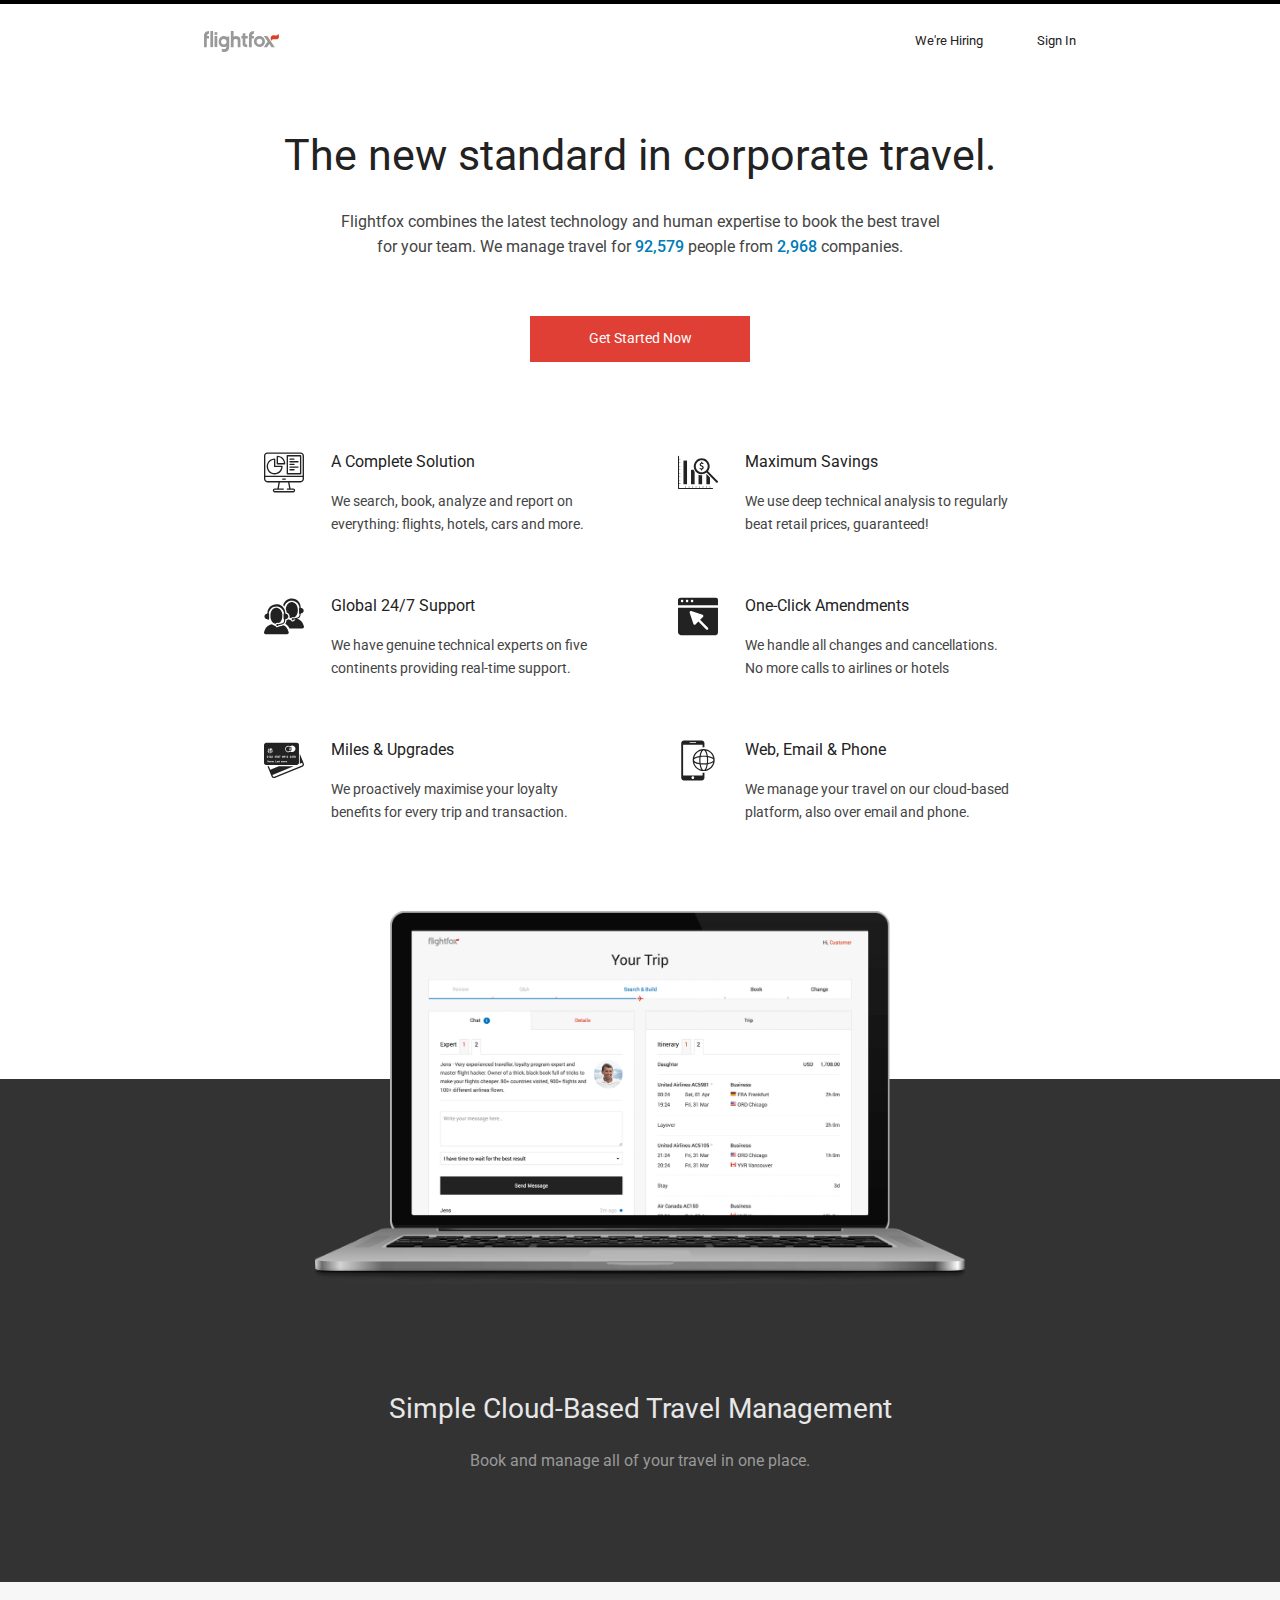
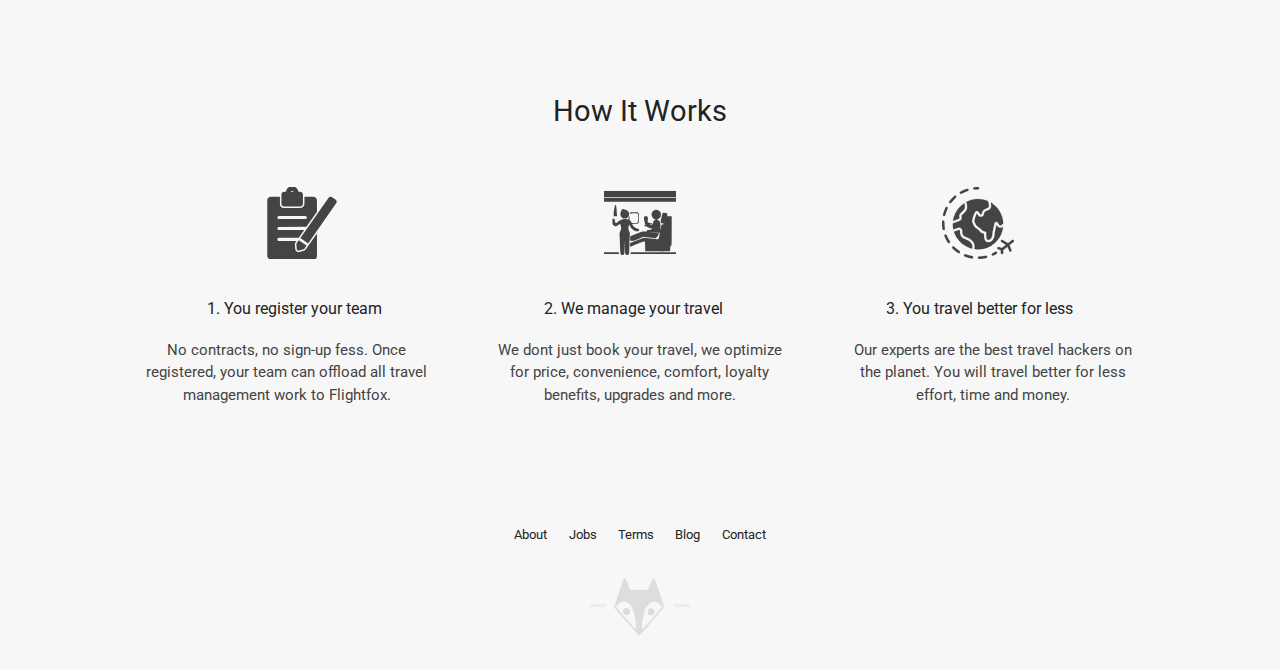
<file: index.html>
<html>

<head>
  <title>
    flightfox
  </title>
  <link href="https://fonts.googleapis.com/css?family=Roboto:300,400,500" rel="stylesheet">
  <link rel="stylesheet" href="reset-min.css">
  <link rel="stylesheet" href="style-min.css">
</head>


<body>
  <div class="header">
    <div class="logo">
      <a href="https//flightfox.com/">
        <img src="resources/logo_long.svg" alt="logo_long">
      </a>
    </div>
    <ul class="topMenu">
      <a href="https://flightfox.com/jobs">
        <li>We're Hiring</li>
      </a>
      <a href="https://flightfox.com/signin">
        <li>Sign In</li>
      </a>
    </ul>
  </div>
  <h1>The new standard in corporate travel.</h1>
  <p class="byline">Flightfox combines the latest technology and human expertise to book the best travel for your team. We manage travel for
    <strong>92,579</strong> people from
    <strong>2,968</strong> companies.</p>
  <div class="start">
    <a href="https://flightfox.com/welcome">Get Started Now</a>
  </div>
  <div class="features">
    <div class="row">
      <div class="featuresBox">
        <div class="iconBox">
          <?xml version="1.0" encoding="iso-8859-1"?>
          <!-- Generator: Adobe Illustrator 19.0.0, SVG Export Plug-In . SVG Version: 6.00 Build 0)  -->
          <svg version="1.1" id="Capa_1" xmlns="http://www.w3.org/2000/svg" xmlns:xlink="http://www.w3.org/1999/xlink" x="0px" y="0px"
            viewBox="0 0 480 480" style="enable-background:new 0 0 480 480;" xml:space="preserve">
            <g>
              <g>
                <path d="M440,0H40C17.944,0,0,17.944,0,40v248v32c0,22.056,17.944,40,40,40h134.416l-13.088,72h-31.432
                    c-9.152,0-17.376,5.08-21.472,13.264c-3.744,7.496-3.352,16.224,1.048,23.352c4.4,7.128,12.04,11.384,20.416,11.384h220.216
                    c8.376,0,16.008-4.256,20.416-11.384s4.8-15.856,1.048-23.352C367.488,437.08,359.264,432,350.112,432H318.68l-13.088-72H440
                    c22.056,0,40-17.944,40-40v-32V40C480,17.944,462.056,0,440,0z M312,448h38.112c3.048,0,5.792,1.696,7.16,4.424
                    c1.8,3.6,0.352,6.64-0.344,7.784c-0.72,1.136-2.792,3.792-6.816,3.792H129.888c-4.024,0-6.104-2.656-6.808-3.8
                    c-0.704-1.144-2.152-4.176-0.344-7.784c1.36-2.72,4.104-4.416,7.152-4.416H168h64c4.416,0,8-3.584,8-8c0-4.416-3.584-8-8-8
                    h-54.416l13.088-72h98.648l13.096,72H280c-4.416,0-8,3.584-8,8c0,4.416,3.584,8,8,8H312z M464,320c0,13.232-10.768,24-24,24H296
                    H184H40c-13.232,0-24-10.768-24-24v-24h448V320z M464,280H16V40c0-13.232,10.768-24,24-24h400c13.232,0,24,10.768,24,24V280z"
                />
              </g>
            </g>
            <g>
              <g>
                <path d="M216,160h-80V80c0-4.416-3.584-8-8-8c-52.936,0-96,43.064-96,96c0,52.936,43.064,96,96,96c52.936,0,96-43.064,96-96
                    C224,163.584,220.416,160,216,160z M128,248c-44.112,0-80-35.888-80-80c0-41.408,31.632-75.576,72-79.6V168c0,4.416,3.584,8,8,8
                    h79.6C203.576,216.368,169.408,248,128,248z" />
              </g>
            </g>
            <g>
              <g>
                <path d="M160,40c-4.416,0-8,3.584-8,8v88c0,4.416,3.584,8,8,8h88c4.416,0,8-3.584,8-8C256,83.064,212.936,40,160,40z M168,128
                    V56.4c37.736,3.76,67.84,33.864,71.6,71.6H168z" />
              </g>
            </g>
            <g>
              <g>
                <path d="M440,32H280c-4.416,0-8,3.584-8,8v216c0,4.416,3.584,8,8,8h160c4.416,0,8-3.584,8-8V40C448,35.584,444.416,32,440,32z
                    M432,248H288V48h144V248z" />
              </g>
            </g>
            <g>
              <g>
                <path d="M360,72h-48c-4.416,0-8,3.584-8,8s3.584,8,8,8h48c4.416,0,8-3.584,8-8S364.416,72,360,72z" />
              </g>
            </g>
            <g>
              <g>
                <path d="M408,104h-96c-4.416,0-8,3.584-8,8s3.584,8,8,8h96c4.416,0,8-3.584,8-8S412.416,104,408,104z" />
              </g>
            </g>
            <g>
              <g>
                <path d="M360,136h-48c-4.416,0-8,3.584-8,8s3.584,8,8,8h48c4.416,0,8-3.584,8-8S364.416,136,360,136z" />
              </g>
            </g>
            <g>
              <g>
                <path d="M408,168h-96c-4.416,0-8,3.584-8,8s3.584,8,8,8h96c4.416,0,8-3.584,8-8S412.416,168,408,168z" />
              </g>
            </g>
            <g>
              <g>
                <path d="M360,200h-48c-4.416,0-8,3.584-8,8s3.584,8,8,8h48c4.416,0,8-3.584,8-8S364.416,200,360,200z" />
              </g>
            </g>
            <g>
              <g>
                <path d="M256,312h-32c-4.416,0-8,3.584-8,8c0,4.416,3.584,8,8,8h32c4.416,0,8-3.584,8-8C264,315.584,260.416,312,256,312z" />
              </g>
            </g>
            <g>
            </g>
            <g>
            </g>
            <g>
            </g>
            <g>
            </g>
            <g>
            </g>
            <g>
            </g>
            <g>
            </g>
            <g>
            </g>
            <g>
            </g>
            <g>
            </g>
            <g>
            </g>
            <g>
            </g>
            <g>
            </g>
            <g>
            </g>
            <g>
            </g>
          </svg>
        </div>
        <div class="contentBox">
          <h4 class="contentTitle">A Complete Solution</h4>
          <p class="contentDescription">We search, book, analyze and report on everything: flights, hotels, cars and more.</p>
        </div>
      </div>
      <div class="featuresBox">
        <div class="iconBox">
          <?xml version="1.0" encoding="iso-8859-1"?>
          <!-- Generator: Adobe Illustrator 16.0.0, SVG Export Plug-In . SVG Version: 6.00 Build 0)  -->
          <!DOCTYPE svg PUBLIC "-//W3C//DTD SVG 1.1//EN" "http://www.w3.org/Graphics/SVG/1.1/DTD/svg11.dtd">
          <svg version="1.1" id="Capa_1" xmlns="http://www.w3.org/2000/svg" xmlns:xlink="http://www.w3.org/1999/xlink" x="0px" y="0px"
            width="114.595px" height="114.594px" viewBox="0 0 114.595 114.594" style="enable-background:new 0 0 114.595 114.594;"
            xml:space="preserve">
            <g>
              <g>
                <path d="M99.287,101.797h-7.121v-4.834c0-0.275-0.225-0.5-0.5-0.5c-0.276,0-0.5,0.225-0.5,0.5v4.834h-9v-4.834
                    c0-0.275-0.225-0.5-0.5-0.5c-0.276,0-0.5,0.225-0.5,0.5v4.834h-9v-4.834c0-0.275-0.225-0.5-0.5-0.5c-0.276,0-0.5,0.225-0.5,0.5
                    v4.834h-9v-4.834c0-0.275-0.225-0.5-0.5-0.5c-0.276,0-0.5,0.225-0.5,0.5v4.834h-9v-4.834c0-0.275-0.224-0.5-0.5-0.5
                    c-0.276,0-0.5,0.225-0.5,0.5v4.834h-9v-4.834c0-0.275-0.224-0.5-0.5-0.5c-0.276,0-0.5,0.225-0.5,0.5v4.834h-9v-4.834
                    c0-0.275-0.224-0.5-0.5-0.5c-0.276,0-0.5,0.225-0.5,0.5v4.834h-9v-4.834c0-0.275-0.224-0.5-0.5-0.5c-0.276,0-0.5,0.225-0.5,0.5
                    v4.834H3V90.464h4.016c0.276,0,0.5-0.224,0.5-0.5s-0.224-0.5-0.5-0.5H3v-9h4.016c0.276,0,0.5-0.224,0.5-0.5s-0.224-0.5-0.5-0.5H3
                    v-9h4.016c0.276,0,0.5-0.224,0.5-0.5s-0.224-0.5-0.5-0.5H3v-9h4.016c0.276,0,0.5-0.224,0.5-0.5s-0.224-0.5-0.5-0.5H3v-9h4.016
                    c0.276,0,0.5-0.224,0.5-0.5s-0.224-0.5-0.5-0.5H3v-9h4.016c0.276,0,0.5-0.224,0.5-0.5s-0.224-0.5-0.5-0.5H3v-9h4.016
                    c0.276,0,0.5-0.224,0.5-0.5s-0.224-0.5-0.5-0.5H3v-9h4.016c0.276,0,0.5-0.224,0.5-0.5s-0.224-0.5-0.5-0.5H3v-8.167
                    c0-0.828-0.672-1.5-1.5-1.5c-0.828,0-1.5,0.672-1.5,1.5v92c0,0.828,0.672,1.5,1.5,1.5h97.787c0.828,0,1.5-0.672,1.5-1.5
                    S100.115,101.797,99.287,101.797z" />
                <rect x="15.644" y="23.4" width="10.25" height="67.795" />
                <path d="M47.644,55.306c-1.342-1.754-2.43-3.641-3.262-5.611h-6.988v41.5h10.25V55.306z" />
                <path d="M69.145,65.403c-0.332,0.014-0.664,0.035-0.996,0.035c-3.218,0-6.34-0.59-9.254-1.705v27.461h10.25V65.403z" />
                <path d="M91.645,71.571l-9.863-10.008c-0.127,0.078-0.26,0.146-0.387,0.221v29.41h10.25V71.571z" />
                <path d="M113.751,81.944L86.074,53.861c6.94-8.952,6.322-21.913-1.895-30.129c-8.906-8.907-23.4-8.907-32.309,0
                    c-8.906,8.908-8.906,23.4,0,32.309c8.217,8.217,21.176,8.834,30.13,1.895l27.677,28.081c1.125,1.125,2.947,1.125,4.072,0.001
                    C114.876,84.893,114.876,83.069,113.751,81.944z M80.109,51.968c-6.662,6.662-17.502,6.663-24.164,0
                    c-6.662-6.661-6.661-17.501,0-24.162c6.662-6.661,17.501-6.663,24.164,0C86.771,34.467,86.771,45.307,80.109,51.968z"
                />
                <path d="M68.859,37.443c-2.613-1.081-3.369-1.735-3.369-2.919c0-0.946,0.693-2.052,2.645-2.052c1.837,0,2.993,0.661,3.487,0.943
                    c0.126,0.073,0.278,0.085,0.417,0.037c0.138-0.05,0.246-0.156,0.299-0.293l0.742-1.96c0.087-0.228-0.004-0.485-0.215-0.608
                    c-1.063-0.619-2.248-0.974-3.608-1.077v-2.405c0-0.276-0.224-0.5-0.5-0.5h-1.838c-0.276,0-0.5,0.224-0.5,0.5v2.583
                    c-2.735,0.604-4.478,2.603-4.478,5.188c0,3.119,2.504,4.533,5.203,5.595c2.159,0.873,3.039,1.762,3.039,3.064
                    c0,1.439-1.218,2.406-3.027,2.406c-1.4,0-2.856-0.434-3.994-1.19c-0.127-0.086-0.287-0.106-0.434-0.059
                    c-0.147,0.047-0.263,0.161-0.313,0.306l-0.712,1.985c-0.075,0.211-0.002,0.446,0.181,0.576c1.04,0.742,2.696,1.264,4.327,1.377
                    v2.516c0,0.276,0.225,0.5,0.5,0.5h1.868c0.276,0,0.5-0.224,0.5-0.5v-2.671c2.819-0.631,4.686-2.778,4.686-5.454
                    C73.764,40.604,72.296,38.843,68.859,37.443z" />
              </g>
            </g>
            <g>
            </g>
            <g>
            </g>
            <g>
            </g>
            <g>
            </g>
            <g>
            </g>
            <g>
            </g>
            <g>
            </g>
            <g>
            </g>
            <g>
            </g>
            <g>
            </g>
            <g>
            </g>
            <g>
            </g>
            <g>
            </g>
            <g>
            </g>
            <g>
            </g>
          </svg>
        </div>
        <div class="contentBox">
          <h4 class="contentTitle">Maximum Savings</h4>
          <p class="contentDescription">We use deep technical analysis to regularly beat retail prices, guaranteed!</p>
        </div>
      </div>
    </div>
    <div class="row">
      <div class="featuresBox">
        <div class="iconBox">
          <?xml version="1.0" encoding="iso-8859-1"?>
          <!-- Generator: Adobe Illustrator 18.0.0, SVG Export Plug-In . SVG Version: 6.00 Build 0)  -->
          <!DOCTYPE svg PUBLIC "-//W3C//DTD SVG 1.1//EN" "http://www.w3.org/Graphics/SVG/1.1/DTD/svg11.dtd">
          <svg version="1.1" id="Capa_1" xmlns="http://www.w3.org/2000/svg" xmlns:xlink="http://www.w3.org/1999/xlink" x="0px" y="0px"
            viewBox="0 0 478.291 478.291" style="enable-background:new 0 0 478.291 478.291;" xml:space="preserve">
            <g>
              <path d="M477.204,356.772c-6.569-19.342-19.504-75.348-83.626-88.898l8.805-2.33c20.779-5.505,35.284-24.357,35.284-45.859v-8.805
                    c3.184-1.646,5.451-4.566,6.351-8.121c17.316-0.358,31.276-14.442,31.276-31.844c0-17.4-13.961-31.485-31.276-31.842
                    c-0.87-3.386-2.966-6.149-5.932-7.835c1.056-12.594-1.569-29.436-8.837-45.485c-3.51-7.277-7.843-15.056-13.946-22.192
                    c-51.618-65.806-167.127-45.649-186.461,42.985c-0.032,0.132-0.032,0.24-0.062,0.364c5.466,4.713,10.419,9.521,14.209,14.38
                    c0.172,0.202,0.296,0.404,0.466,0.606c27.922-95.483,163.711-90.7,180.577,10.499c-2.874,2.33-4.815,5.738-4.815,9.721v57.613
                    c0,3.821,1.786,7.145,4.457,9.473c0.404,0.334,0.854,0.576,1.289,0.862v9.621c0,34.492-37.457,36.658-70.845,45.502
                    c-8.277-8.939-22.891-3.052-22.891,8.921c0,15.102,21.587,18.566,25.779,3.456c16.446-4.357,11.958-3.168,22.223-5.885
                    c-2.951,1.994-5.995,3.781-9.115,5.404c-2.982,25.553-37.225,31.641-48.764,8.525c-10.885-1.536-21.198-5.373-30.717-10.995
                    c-5.87,5.219-13.014,9.031-20.887,10.871c-0.186,0.242-0.372,0.474-0.574,0.708c0,15.878-4.597,29.459-14.21,41.347
                    c21.587,13.075,39.119,32.316,50.036,55.975h153.042C471.925,383.515,481.646,369.864,477.204,356.772z"
              />
              <path d="M322.718,260.093c4.628-7.151,12.625-11.919,21.741-11.919c5.994,0,11.445,2.12,15.824,5.537
                    c26.431-14.552,45.019-49.174,45.019-89.605c0-53.554-32.596-96.959-72.818-96.959c-36.648,0-66.9,36.13-71.962,83.106
                    c2.842,6.779,5.202,13.79,6.801,21.058c1.74,8.231,2.128,13.41,2.47,21.183c21.12,4.969,37.006,24.077,37.006,46.487
                    c0,5.086-0.916,9.955-2.422,14.574C310.139,256.771,316.305,258.945,322.718,260.093z" />
              <path d="M235.348,343.573c-10.979,5.807-15.032,5.869-57.008,16.996c-12.502,12.377-33.388,9.131-41.387-6.895
                    c-16.026-2.276-30.903-9.309-43.653-20.034c-38.808,5.351-71.964,32.022-84.822,69.899c-6.009,17.68-12.967,28.829-4.658,40.4
                    c10.001,13.992,9.301,8.587,271.842,8.587c14.07,0,23.977-13.891,19.474-27.169C287.388,402.538,278.801,365.291,235.348,343.573z"
              />
              <path d="M138.321,328.151c5.979-9.217,17.144-14.248,29.071-10.731l22.549-5.979c33.932-31.819,28.993-71.746,28.993-101.368
                    c-17.036-97.051-124.158-99.66-141.66,0c0,159.022,0.016-114.747,0.016,44.275C84.108,293.055,108.287,322.77,138.321,328.151z"
              />
              <path d="M36.619,270.824c1.382,5.499,6.133,9.661,12.067,9.661c7.019,0,12.702-5.685,12.702-12.688v-57.613
                    c0-3.992-1.958-7.401-4.829-9.729c3.184-19.832,13.821-39.461,27.053-52.475c19.426-20.684,51.946-32.626,88.998-23.619
                    c14.256,4.644,28.295,11.127,39.989,23.619c13.013,12.766,23.589,31.922,27.037,52.482c-7.501,6.081-4.815,11.329-4.815,67.336
                    c0,4.379,2.361,8.061,5.747,10.335v9.629c0,33.356-32.908,35.438-70.83,45.493c-8.277-8.937-22.907-3.052-22.907,8.923
                    c0,15.102,21.601,18.572,25.795,3.454c39.259-10.397,80.645-14.325,80.645-57.87v-8.813c3.184-1.646,5.451-4.566,6.335-8.129
                    c17.348-0.35,31.292-14.442,31.292-31.836c0-17.392-13.945-31.478-31.292-31.835c-0.854-3.385-2.95-6.159-5.916-7.851
                    c0.652-7.633-0.296-16.996-1.926-24.683c-1.398-6.337-3.572-13.41-6.895-20.795c-3.525-7.275-7.859-15.055-13.962-22.184
                    c-5.776-7.391-13.231-14.132-21.648-20.064c-73.346-50.82-174.628,9.295-166.755,87.742c-2.951,1.692-5.031,4.457-5.885,7.827
                    c-17.362,0.34-31.324,14.434-31.324,31.842S19.257,270.492,36.619,270.824z" />
            </g>
            <g>
            </g>
            <g>
            </g>
            <g>
            </g>
            <g>
            </g>
            <g>
            </g>
            <g>
            </g>
            <g>
            </g>
            <g>
            </g>
            <g>
            </g>
            <g>
            </g>
            <g>
            </g>
            <g>
            </g>
            <g>
            </g>
            <g>
            </g>
            <g>
            </g>
          </svg>
        </div>
        <div class="contentBox">
          <h4 class="contentTitle">Global 24/7 Support</h4>
          <p class="contentDescription">We have genuine technical experts on five continents providing real-time support.</p>
        </div>
      </div>
      <div class="featuresBox">
        <div class="iconBox">
          <?xml version="1.0" encoding="iso-8859-1"?>
          <!-- Generator: Adobe Illustrator 18.0.0, SVG Export Plug-In . SVG Version: 6.00 Build 0)  -->
          <!DOCTYPE svg PUBLIC "-//W3C//DTD SVG 1.1//EN" "http://www.w3.org/Graphics/SVG/1.1/DTD/svg11.dtd">
          <svg version="1.1" id="Capa_1" xmlns="http://www.w3.org/2000/svg" xmlns:xlink="http://www.w3.org/1999/xlink" x="0px" y="0px"
            viewBox="0 0 512 512" style="enable-background:new 0 0 512 512;" xml:space="preserve">
            <g>
              <path d="M484.688,16h-448C19.015,16,0,25.641,0,43.313V112h512V43.313C512,25.641,502.361,16,484.688,16z M52.688,75.313
                      c-8.836,0-16-7.164-16-16s7.164-16,16-16c8.837,0,16,7.164,16,16S61.524,75.313,52.688,75.313z M116.688,75.313
                      c-8.836,0-16-7.164-16-16s7.164-16,16-16c8.837,0,16,7.164,16,16S125.524,75.313,116.688,75.313z M180.688,75.313
                      c-8.836,0-16-7.164-16-16s7.164-16,16-16c8.837,0,16,7.164,16,16S189.524,75.313,180.688,75.313z" />
              <path d="M0,459.313C0,476.984,19.015,496,36.688,496h448C502.361,496,512,476.984,512,459.313V144H0V459.313z M153.375,192
                      c4.281-4.289,10.609-5.781,16.375-3.867l144,48c5.258,1.758,9.234,6.109,10.508,11.5c1.273,5.398-0.336,11.07-4.258,14.992
                      l-36.688,36.688L384,400c6.25,6.25,6.25,16.375,0,22.625c-3.125,3.125-7.219,4.688-11.313,4.688c-4.094,0-8.188-1.563-11.313-4.688
                      L260.688,321.938L224,358.625c-3.031,3.039-7.117,4.688-11.313,4.688c-1.227,0-2.453-0.141-3.68-0.43
                      c-5.391-1.273-9.742-5.25-11.5-10.508l-48-144C147.594,202.625,149.086,196.281,153.375,192z" />
            </g>
            <g>
            </g>
            <g>
            </g>
            <g>
            </g>
            <g>
            </g>
            <g>
            </g>
            <g>
            </g>
            <g>
            </g>
            <g>
            </g>
            <g>
            </g>
            <g>
            </g>
            <g>
            </g>
            <g>
            </g>
            <g>
            </g>
            <g>
            </g>
            <g>
            </g>
          </svg>
        </div>
        <div class="contentBox">
          <h4 class="contentTitle">One-Click Amendments</h4>
          <p class="contentDescription">We handle all changes and cancellations. No more calls to airlines or hotels</p>
        </div>
      </div>
    </div>
    <div class="row">
      <div class="featuresBox">
        <div class="iconBox">
          <?xml version="1.0" encoding="iso-8859-1"?>
          <!-- Generator: Adobe Illustrator 16.0.0, SVG Export Plug-In . SVG Version: 6.00 Build 0)  -->
          <!DOCTYPE svg PUBLIC "-//W3C//DTD SVG 1.1//EN" "http://www.w3.org/Graphics/SVG/1.1/DTD/svg11.dtd">
          <svg version="1.1" id="Capa_1" xmlns="http://www.w3.org/2000/svg" xmlns:xlink="http://www.w3.org/1999/xlink" x="0px" y="0px"
            width="63.745px" height="63.745px" viewBox="0 0 63.745 63.745" style="enable-background:new 0 0 63.745 63.745;"
            xml:space="preserve">
            <g>
              <g>
                <path d="M57.063,21.217v5.511l0.266,0.65l-0.266,0.108v9.717l3.665-1.495l0.804,1.967c0.354,0.87-0.045,1.859-0.89,2.205
                      L16.405,57.937c-0.837,0.342-1.831-0.104-2.178-0.952l-0.803-1.968l33.854-13.819H23.475l-13.45,5.49l-2.241-5.491h-2.25
                      L12.3,57.771c0.587,1.438,1.959,2.367,3.497,2.367c0.48,0,0.951-0.092,1.397-0.274L61.43,41.807c1.908-0.78,2.819-2.986,2.03-4.92
                      L57.063,21.217z" />
                <polygon points="44.866,26.439 44.866,25.1 44.089,26.439 		" />
                <polygon points="18.011,25.1 17.236,26.439 18.011,26.439 		" />
                <path d="M23.098,27.017c0.078-0.102,0.116-0.234,0.116-0.398c0-0.181-0.044-0.32-0.133-0.417
                      c-0.089-0.097-0.197-0.145-0.326-0.145c-0.104,0-0.197,0.032-0.276,0.095c-0.12,0.093-0.18,0.243-0.18,0.45
                      c0,0.167,0.045,0.304,0.135,0.409c0.09,0.106,0.205,0.159,0.343,0.159C22.913,27.17,23.02,27.118,23.098,27.017z"
                />
                <path d="M8.95,34.536c0.116,0,0.225-0.033,0.324-0.102c0.099-0.066,0.15-0.189,0.153-0.37v-0.199
                      c-0.035,0.021-0.069,0.039-0.104,0.052c-0.034,0.013-0.083,0.024-0.144,0.036l-0.122,0.023c-0.115,0.019-0.197,0.044-0.248,0.073
                      c-0.084,0.049-0.127,0.125-0.127,0.228c0,0.092,0.026,0.156,0.077,0.197C8.812,34.516,8.876,34.536,8.95,34.536z"
                />
                <path d="M30.07,27.166c0.139,0,0.25-0.042,0.329-0.126c0.079-0.084,0.119-0.204,0.119-0.356c0-0.158-0.041-0.279-0.121-0.361
                      c-0.082-0.083-0.19-0.123-0.327-0.123s-0.246,0.041-0.327,0.123c-0.081,0.082-0.121,0.202-0.121,0.361
                      c0,0.153,0.04,0.272,0.119,0.356S29.931,27.166,30.07,27.166z" />
                <path d="M14.708,33.199c-0.138,0-0.244,0.038-0.32,0.116c-0.076,0.078-0.123,0.185-0.142,0.318h0.922
                      c-0.009-0.144-0.057-0.251-0.142-0.325C14.94,33.235,14.834,33.199,14.708,33.199z" />
                <path d="M32.507,24.962c-0.104,0-0.193,0.029-0.268,0.087c-0.117,0.091-0.176,0.247-0.176,0.466c0,0.184,0.038,0.322,0.113,0.415
                      c0.075,0.092,0.19,0.138,0.345,0.138c0.086,0,0.164-0.024,0.238-0.073c0.139-0.088,0.208-0.243,0.208-0.46
                      c0-0.176-0.04-0.315-0.122-0.418C32.762,25.013,32.65,24.962,32.507,24.962z" />
                <path d="M30.069,25.731c0.125,0,0.221-0.036,0.289-0.108c0.067-0.072,0.102-0.163,0.102-0.277c0-0.123-0.035-0.219-0.102-0.289
                      c-0.068-0.07-0.165-0.104-0.289-0.104c-0.123,0-0.22,0.034-0.289,0.104c-0.07,0.07-0.104,0.166-0.104,0.289
                      c0,0.112,0.034,0.205,0.104,0.277C29.849,25.696,29.946,25.731,30.069,25.731z" />
                <path d="M21.257,33.977c-0.114,0.019-0.197,0.044-0.246,0.073c-0.084,0.049-0.127,0.125-0.127,0.228
                      c0,0.092,0.026,0.156,0.077,0.197c0.051,0.041,0.115,0.062,0.188,0.062c0.117,0,0.225-0.033,0.324-0.102
                      c0.099-0.067,0.15-0.189,0.153-0.37v-0.199c-0.034,0.021-0.068,0.039-0.104,0.052c-0.034,0.013-0.083,0.024-0.144,0.036
                      L21.257,33.977z" />
                <path d="M30.247,33.977C30.132,33.995,30.05,34.021,30,34.05c-0.084,0.049-0.127,0.125-0.127,0.228
                      c0,0.092,0.026,0.156,0.077,0.197c0.051,0.041,0.115,0.062,0.189,0.062c0.116,0,0.225-0.033,0.324-0.102
                      c0.099-0.067,0.15-0.189,0.153-0.37v-0.199c-0.034,0.021-0.069,0.039-0.104,0.052c-0.034,0.013-0.083,0.024-0.144,0.036
                      L30.247,33.977z" />
                <path d="M35.578,33.315c-0.077,0.078-0.123,0.185-0.143,0.318h0.923c-0.01-0.144-0.059-0.251-0.144-0.325
                      c-0.086-0.073-0.191-0.109-0.317-0.109C35.759,33.199,35.653,33.237,35.578,33.315z" />
                <path d="M49.631,27.17c0.136,0,0.242-0.052,0.32-0.153c0.079-0.102,0.117-0.234,0.117-0.398c0-0.181-0.045-0.32-0.134-0.417
                      c-0.088-0.097-0.196-0.145-0.326-0.145c-0.104,0-0.197,0.032-0.275,0.095c-0.12,0.093-0.18,0.243-0.18,0.45
                      c0,0.167,0.044,0.304,0.135,0.409C49.378,27.117,49.494,27.17,49.631,27.17z" />
                <path d="M5.309,26.881c0.058,0.189,0.179,0.285,0.36,0.285c0.181,0,0.3-0.095,0.357-0.285c0.049-0.162,0.072-0.4,0.08-0.686
                      c0.001-0.047,0.006-0.083,0.006-0.133c0-0.374-0.028-0.652-0.084-0.832c-0.056-0.18-0.175-0.27-0.357-0.27
                      c-0.182,0-0.301,0.089-0.36,0.27c-0.06,0.18-0.088,0.458-0.088,0.832c0,0.184,0.008,0.345,0.024,0.484
                      C5.258,26.677,5.279,26.79,5.309,26.881z" />
                <path d="M2.176,38.916c0.484,0.229,1.02,0.368,1.589,0.368h0.987h2.25h21.16h23.803h0.028c1.016,0,1.935-0.413,2.614-1.078
                      c0.706-0.694,1.151-1.661,1.151-2.735V28.02v-4.484v-5.513V7.421c0-1.074-0.445-2.042-1.151-2.735
                      c-0.68-0.665-1.599-1.079-2.614-1.079H3.766C1.689,3.607,0,5.319,0,7.421v28.05C0,36.995,0.895,38.306,2.176,38.916z
                      M4.596,26.062c0-0.513,0.08-0.91,0.239-1.188c0.159-0.279,0.436-0.418,0.833-0.418c0.396,0,0.674,0.14,0.833,0.418
                      c0.145,0.254,0.216,0.617,0.228,1.065c0.001,0.043,0.011,0.076,0.011,0.122c0,0.513-0.08,0.908-0.239,1.185
                      s-0.437,0.416-0.833,0.416c-0.396,0-0.674-0.138-0.833-0.416c-0.074-0.128-0.126-0.288-0.166-0.466
                      C4.623,26.573,4.596,26.337,4.596,26.062z M33.738,13.61c0-2.834,2.308-5.141,5.142-5.141c1.117,0,2.146,0.369,2.99,0.977
                      c0.877-0.701,1.974-1.138,3.181-1.138c1.035,0,1.996,0.313,2.803,0.845c0.667,0.438,1.209,1.033,1.61,1.724
                      c0.438,0.755,0.708,1.62,0.708,2.554c0,2.824-2.298,5.122-5.121,5.122c-1.107,0-2.125-0.361-2.963-0.96
                      c-0.883,0.712-1.988,1.158-3.208,1.158c-1.66,0-3.121-0.803-4.061-2.026c-0.426-0.551-0.739-1.183-0.912-1.878
                      C33.806,14.449,33.738,14.039,33.738,13.61z M32.77,33.376c-0.046-0.1-0.134-0.148-0.266-0.148c-0.154,0-0.256,0.049-0.309,0.148
                      c-0.029,0.056-0.042,0.141-0.042,0.252v1.233h-0.544v-2.046h0.521v0.299c0.066-0.106,0.129-0.182,0.188-0.227
                      c0.104-0.08,0.238-0.121,0.404-0.121c0.155,0,0.283,0.033,0.38,0.103c0.076,0.063,0.137,0.146,0.176,0.247
                      c0.071-0.121,0.157-0.208,0.262-0.266c0.111-0.057,0.233-0.084,0.369-0.084c0.09,0,0.18,0.018,0.267,0.052
                      c0.088,0.036,0.167,0.097,0.238,0.185c0.057,0.072,0.098,0.159,0.116,0.264c0.013,0.068,0.019,0.169,0.019,0.303l-0.004,1.292
                      h-0.548v-1.306c0-0.077-0.014-0.141-0.039-0.191c-0.047-0.094-0.134-0.143-0.262-0.143c-0.149,0-0.251,0.062-0.308,0.185
                      c-0.028,0.064-0.043,0.144-0.043,0.234v1.221h-0.54v-1.221C32.807,33.52,32.795,33.431,32.77,33.376z M32.811,26.462
                      c-0.114,0.068-0.255,0.103-0.422,0.103c-0.247,0-0.466-0.085-0.658-0.256c-0.192-0.171-0.288-0.417-0.288-0.738
                      c0-0.333,0.096-0.604,0.289-0.81c0.192-0.207,0.441-0.31,0.749-0.31c0.474,0,0.798,0.209,0.974,0.628
                      c0.101,0.237,0.149,0.55,0.149,0.937c0,0.376-0.047,0.689-0.144,0.94c-0.184,0.479-0.519,0.718-1.007,0.718
                      c-0.234,0-0.443-0.069-0.628-0.207c-0.186-0.139-0.293-0.34-0.32-0.603h0.608c0.015,0.091,0.054,0.165,0.116,0.223
                      c0.062,0.058,0.146,0.085,0.252,0.085c0.2,0,0.342-0.111,0.423-0.335c0.045-0.123,0.072-0.301,0.083-0.538
                      C32.934,26.372,32.875,26.425,32.811,26.462z M29.158,25.606c-0.044-0.117-0.067-0.226-0.067-0.327
                      c0-0.227,0.085-0.419,0.255-0.579c0.17-0.159,0.411-0.238,0.722-0.238c0.31,0,0.551,0.079,0.722,0.238s0.255,0.352,0.255,0.579
                      c0,0.101-0.023,0.21-0.068,0.327c-0.044,0.116-0.143,0.217-0.293,0.303c0.153,0.085,0.269,0.199,0.347,0.34
                      c0.077,0.142,0.117,0.299,0.117,0.474c0,0.262-0.097,0.485-0.291,0.668c-0.193,0.183-0.464,0.275-0.812,0.275
                      c-0.348,0-0.611-0.092-0.79-0.275s-0.269-0.406-0.269-0.668c0-0.174,0.04-0.332,0.119-0.474c0.079-0.141,0.193-0.248,0.345-0.319
                      C29.301,25.831,29.203,25.723,29.158,25.606z M30.53,33.241c-0.06-0.032-0.146-0.049-0.261-0.049c-0.128,0-0.22,0.033-0.272,0.095
                      c-0.039,0.046-0.063,0.109-0.076,0.188h-0.518c0.012-0.179,0.062-0.326,0.151-0.441c0.142-0.18,0.386-0.271,0.732-0.271
                      c0.225,0,0.425,0.045,0.601,0.133c0.175,0.09,0.262,0.258,0.262,0.505v0.94c0,0.064,0.001,0.144,0.004,0.237
                      c0.004,0.069,0.015,0.117,0.032,0.143c0.018,0.024,0.044,0.046,0.08,0.063v0.078h-0.583c-0.017-0.042-0.027-0.08-0.033-0.117
                      c-0.006-0.036-0.012-0.077-0.015-0.124c-0.075,0.081-0.16,0.149-0.257,0.205c-0.115,0.067-0.247,0.101-0.394,0.101
                      c-0.187,0-0.341-0.054-0.462-0.158c-0.122-0.106-0.183-0.256-0.183-0.45c0-0.252,0.098-0.434,0.294-0.547
                      c0.107-0.062,0.266-0.104,0.474-0.131l0.183-0.022c0.1-0.014,0.171-0.028,0.215-0.047c0.077-0.032,0.115-0.083,0.115-0.152
                      C30.618,33.331,30.588,33.272,30.53,33.241z M28.386,33.366c-0.052-0.105-0.152-0.158-0.297-0.158
                      c-0.181,0-0.304,0.077-0.372,0.231c-0.035,0.081-0.052,0.185-0.052,0.312v1.109h-0.537v-2.046h0.519v0.299
                      c0.068-0.104,0.133-0.182,0.194-0.227c0.109-0.083,0.25-0.124,0.418-0.124c0.211,0,0.383,0.055,0.517,0.167
                      c0.135,0.11,0.202,0.295,0.202,0.551v1.381h-0.549v-1.246C28.429,33.507,28.416,33.424,28.386,33.366z M25.409,34.452
                      c0.022,0.021,0.086,0.03,0.196,0.03c0.017,0,0.034,0,0.053,0c0.018-0.002,0.036-0.002,0.054-0.004v0.401l-0.254,0.009
                      c-0.253,0.008-0.426-0.036-0.519-0.131c-0.06-0.062-0.091-0.157-0.091-0.285v-1.262h-0.286v-0.38h0.286v-0.573h0.531v0.573h0.333
                      v0.38h-0.333v1.084C25.377,34.379,25.387,34.431,25.409,34.452z M25.514,26.193c-0.087,0.192-0.166,0.429-0.237,0.707
                      c-0.07,0.278-0.105,0.508-0.105,0.687h-0.634c0.019-0.558,0.202-1.136,0.549-1.739c0.225-0.373,0.413-0.633,0.564-0.78h-1.549
                      l0.008-0.549h2.195v0.479c-0.092,0.089-0.219,0.25-0.382,0.481C25.76,25.708,25.623,25.946,25.514,26.193z M16.781,26.917v-0.533
                      l1.143-1.886h0.687v1.942h0.351v0.478H18.61v0.669h-0.598v-0.669L16.781,26.917L16.781,26.917z M18.179,32.089h0.579v2.273h1.385
                      v0.499h-1.964V32.089z M19.54,27.429c-0.189-0.159-0.296-0.384-0.317-0.675h0.608c0.024,0.133,0.071,0.235,0.139,0.307
                      s0.167,0.108,0.298,0.108c0.151,0,0.267-0.054,0.346-0.16c0.08-0.105,0.119-0.24,0.119-0.401c0-0.158-0.038-0.293-0.111-0.402
                      c-0.074-0.109-0.19-0.164-0.347-0.164c-0.074,0-0.139,0.009-0.193,0.028c-0.096,0.034-0.168,0.098-0.217,0.19l-0.548-0.026
                      l0.218-1.717h1.71v0.519h-1.27l-0.111,0.679c0.095-0.062,0.167-0.103,0.221-0.122c0.088-0.033,0.196-0.049,0.323-0.049
                      c0.257,0,0.481,0.086,0.672,0.259c0.191,0.173,0.286,0.423,0.286,0.754c0,0.287-0.093,0.543-0.276,0.77
                      c-0.184,0.226-0.459,0.338-0.827,0.338C19.972,27.667,19.729,27.588,19.54,27.429z M21.541,33.241
                      c-0.06-0.032-0.146-0.049-0.26-0.049c-0.128,0-0.22,0.033-0.273,0.095c-0.039,0.046-0.064,0.109-0.076,0.188h-0.517
                      c0.012-0.179,0.062-0.326,0.151-0.441c0.142-0.18,0.387-0.271,0.732-0.271c0.225,0,0.425,0.045,0.601,0.133
                      c0.175,0.09,0.263,0.258,0.263,0.505v0.94c0,0.064,0.001,0.144,0.004,0.237c0.004,0.069,0.015,0.117,0.032,0.143
                      c0.018,0.024,0.044,0.046,0.08,0.063v0.078h-0.583c-0.016-0.042-0.027-0.08-0.034-0.117c-0.006-0.036-0.011-0.077-0.014-0.124
                      c-0.074,0.081-0.161,0.149-0.257,0.205c-0.116,0.067-0.247,0.101-0.394,0.101c-0.187,0-0.341-0.054-0.463-0.158
                      c-0.122-0.106-0.182-0.256-0.182-0.45c0-0.252,0.098-0.434,0.294-0.547c0.107-0.062,0.266-0.104,0.474-0.131l0.184-0.022
                      c0.1-0.014,0.171-0.028,0.214-0.047c0.075-0.037,0.114-0.088,0.114-0.155C21.629,33.331,21.6,33.272,21.541,33.241z
                      M21.902,27.176c-0.145-0.256-0.217-0.585-0.217-0.991c0-0.237,0.01-0.43,0.03-0.579c0.036-0.265,0.105-0.485,0.208-0.661
                      c0.088-0.15,0.205-0.271,0.348-0.362c0.143-0.092,0.315-0.138,0.515-0.138c0.289,0,0.519,0.074,0.691,0.222
                      s0.268,0.345,0.29,0.591H23.16c0-0.05-0.019-0.105-0.059-0.165c-0.065-0.097-0.165-0.146-0.298-0.146
                      c-0.199,0-0.341,0.111-0.424,0.334c-0.046,0.123-0.077,0.304-0.095,0.545c0.076-0.09,0.164-0.156,0.264-0.197
                      c0.1-0.042,0.214-0.062,0.343-0.062c0.276,0,0.502,0.094,0.678,0.281c0.176,0.188,0.265,0.427,0.265,0.718
                      s-0.086,0.546-0.259,0.768c-0.173,0.222-0.442,0.333-0.807,0.333C22.377,27.667,22.088,27.504,21.902,27.176z M23.76,34.191
                      c-0.05-0.031-0.237-0.085-0.562-0.161c-0.232-0.059-0.396-0.131-0.491-0.217c-0.095-0.086-0.143-0.209-0.143-0.368
                      c0-0.19,0.074-0.353,0.223-0.489c0.149-0.136,0.359-0.205,0.628-0.205c0.256,0,0.465,0.051,0.626,0.154
                      c0.162,0.103,0.254,0.277,0.278,0.528h-0.536c-0.007-0.067-0.027-0.123-0.058-0.163c-0.06-0.072-0.16-0.108-0.301-0.108
                      c-0.117,0-0.2,0.019-0.25,0.054c-0.05,0.037-0.075,0.08-0.075,0.129c0,0.062,0.027,0.106,0.079,0.133
                      c0.053,0.029,0.239,0.078,0.559,0.148c0.214,0.051,0.374,0.126,0.48,0.229c0.105,0.103,0.159,0.23,0.159,0.385
                      c0,0.203-0.077,0.368-0.228,0.497c-0.151,0.128-0.386,0.192-0.702,0.192c-0.323,0-0.562-0.067-0.715-0.204
                      c-0.154-0.136-0.231-0.309-0.231-0.52h0.544c0.012,0.095,0.036,0.162,0.074,0.202c0.066,0.073,0.19,0.108,0.371,0.108
                      c0.106,0,0.19-0.016,0.252-0.047c0.062-0.03,0.094-0.078,0.094-0.141C23.835,34.27,23.811,34.223,23.76,34.191z M14.446,34.42
                      c0.083,0.051,0.18,0.077,0.296,0.077c0.122,0,0.221-0.031,0.298-0.094c0.042-0.033,0.078-0.081,0.11-0.143h0.547
                      c-0.015,0.122-0.081,0.245-0.2,0.371c-0.183,0.199-0.44,0.299-0.771,0.299c-0.273,0-0.514-0.084-0.722-0.252
                      c-0.208-0.168-0.313-0.441-0.313-0.82c0-0.355,0.094-0.627,0.283-0.817c0.188-0.188,0.432-0.283,0.733-0.283
                      c0.178,0,0.339,0.032,0.482,0.096c0.143,0.062,0.261,0.164,0.354,0.303c0.084,0.122,0.138,0.264,0.164,0.423
                      c0.015,0.096,0.021,0.231,0.018,0.408h-1.493C14.239,34.191,14.312,34.336,14.446,34.42z M13.951,25.311
                      c0,0.184-0.054,0.338-0.163,0.464c-0.068,0.079-0.14,0.132-0.214,0.161c0.056,0,0.135,0.047,0.239,0.144
                      c0.156,0.145,0.233,0.341,0.233,0.592c0,0.262-0.091,0.494-0.273,0.694c-0.182,0.199-0.452,0.298-0.808,0.298
                      c-0.439,0-0.745-0.144-0.917-0.431c-0.09-0.153-0.14-0.354-0.15-0.6h0.6c0,0.124,0.02,0.227,0.059,0.308
                      c0.074,0.15,0.209,0.225,0.405,0.225c0.119,0,0.224-0.041,0.313-0.123c0.089-0.083,0.133-0.2,0.133-0.355
                      c0-0.205-0.083-0.341-0.248-0.409c-0.094-0.039-0.243-0.059-0.445-0.059v-0.438c0.198-0.003,0.337-0.022,0.415-0.059
                      c0.092-0.041,0.141-0.121,0.171-0.219c0.014-0.046,0.033-0.087,0.033-0.146c0-0.118-0.035-0.214-0.103-0.289
                      c-0.07-0.074-0.167-0.112-0.292-0.112c-0.144,0-0.25,0.046-0.318,0.138c-0.068,0.091-0.101,0.213-0.097,0.367h-0.57
                      c0.005-0.154,0.033-0.301,0.08-0.439c0.05-0.122,0.128-0.233,0.235-0.337c0.08-0.073,0.175-0.128,0.284-0.167
                      c0.11-0.039,0.245-0.058,0.405-0.058c0.297,0,0.537,0.077,0.719,0.23c0.166,0.14,0.245,0.328,0.261,0.554
                      C13.941,25.27,13.951,25.287,13.951,25.311z M12.77,33.364c-0.048-0.094-0.135-0.143-0.264-0.143c-0.148,0-0.25,0.062-0.306,0.185
                      c-0.029,0.064-0.044,0.144-0.044,0.234v1.221h-0.539v-1.221c0-0.122-0.013-0.211-0.038-0.265c-0.045-0.1-0.133-0.148-0.265-0.148
                      c-0.153,0-0.255,0.049-0.309,0.148c-0.029,0.056-0.042,0.141-0.042,0.252v1.233h-0.544v-2.046h0.521v0.299
                      c0.066-0.106,0.129-0.182,0.188-0.227c0.104-0.08,0.239-0.121,0.404-0.121c0.156,0,0.284,0.033,0.38,0.103
                      c0.078,0.063,0.137,0.146,0.176,0.247c0.071-0.121,0.158-0.208,0.261-0.266c0.11-0.057,0.233-0.084,0.369-0.084
                      c0.091,0,0.18,0.018,0.267,0.052c0.088,0.036,0.167,0.097,0.239,0.185c0.057,0.072,0.097,0.159,0.116,0.264
                      c0.013,0.068,0.019,0.169,0.019,0.303l-0.004,1.292h-0.549v-1.306C12.809,33.479,12.795,33.415,12.77,33.364z M37.723,25.11
                      c-0.072-0.087-0.178-0.131-0.312-0.131c-0.186,0-0.312,0.07-0.379,0.208c-0.038,0.081-0.062,0.208-0.069,0.381h-0.594
                      c0.01-0.264,0.059-0.478,0.145-0.641c0.163-0.311,0.452-0.465,0.868-0.465c0.329,0,0.591,0.09,0.786,0.273
                      c0.194,0.182,0.291,0.423,0.291,0.724c0,0.23-0.069,0.435-0.206,0.614c-0.092,0.119-0.239,0.251-0.445,0.397l-0.244,0.174
                      c-0.153,0.108-0.259,0.188-0.315,0.235c-0.056,0.049-0.104,0.105-0.143,0.17h1.357v0.539h-2.128
                      c0.004-0.223,0.053-0.427,0.142-0.611c0.088-0.208,0.293-0.427,0.619-0.659c0.28-0.201,0.464-0.346,0.547-0.434
                      c0.126-0.135,0.19-0.284,0.19-0.445C37.833,25.306,37.795,25.197,37.723,25.11z M36.378,32.854
                      c0.143,0.062,0.263,0.164,0.354,0.303c0.085,0.122,0.139,0.264,0.165,0.423c0.014,0.096,0.021,0.231,0.016,0.408H35.42
                      c0.008,0.204,0.08,0.35,0.215,0.433c0.082,0.051,0.18,0.077,0.296,0.077c0.122,0,0.221-0.031,0.298-0.094
                      c0.042-0.033,0.078-0.081,0.111-0.143h0.546c-0.015,0.122-0.08,0.245-0.198,0.371c-0.184,0.199-0.441,0.299-0.771,0.299
                      c-0.272,0-0.514-0.084-0.722-0.252s-0.312-0.441-0.312-0.82c0-0.355,0.094-0.627,0.282-0.817c0.188-0.188,0.433-0.283,0.734-0.283
                      C36.076,32.758,36.237,32.79,36.378,32.854z M35.417,27.586H34.79v-2.144h-0.73v-0.416c0.193-0.008,0.328-0.022,0.404-0.039
                      c0.123-0.027,0.223-0.081,0.299-0.162c0.054-0.056,0.093-0.13,0.12-0.223c0.016-0.056,0.023-0.097,0.023-0.124h0.511V27.586z
                      M42.458,26.278c-0.094-0.039-0.243-0.059-0.445-0.059v-0.438c0.197-0.003,0.337-0.022,0.415-0.059
                      c0.136-0.061,0.204-0.181,0.204-0.365c0-0.118-0.035-0.214-0.104-0.289c-0.069-0.074-0.167-0.112-0.291-0.112
                      c-0.145,0-0.25,0.046-0.318,0.138c-0.067,0.091-0.101,0.213-0.097,0.367h-0.569c0.004-0.154,0.032-0.301,0.079-0.439
                      c0.049-0.122,0.129-0.233,0.235-0.337c0.08-0.073,0.175-0.128,0.284-0.167c0.11-0.039,0.245-0.058,0.404-0.058
                      c0.297,0,0.537,0.077,0.721,0.23c0.181,0.153,0.272,0.359,0.272,0.619c0,0.183-0.056,0.338-0.163,0.463
                      c-0.069,0.08-0.141,0.133-0.215,0.161c0.057,0,0.136,0.048,0.241,0.144c0.156,0.145,0.233,0.342,0.233,0.592
                      c0,0.262-0.091,0.493-0.273,0.693c-0.182,0.199-0.452,0.299-0.809,0.299c-0.439,0-0.746-0.144-0.916-0.432
                      c-0.091-0.152-0.14-0.353-0.149-0.6h0.599c0,0.125,0.02,0.227,0.061,0.309c0.073,0.15,0.209,0.225,0.403,0.225
                      c0.119,0,0.224-0.041,0.313-0.123c0.089-0.083,0.134-0.2,0.134-0.355C42.706,26.483,42.622,26.347,42.458,26.278z M45.816,26.439
                      v0.478h-0.353v0.669h-0.598v-0.669h-1.229v-0.534l1.142-1.886h0.688v1.942H45.816z M47.477,26.206
                      c-0.073-0.109-0.189-0.164-0.347-0.164c-0.074,0-0.139,0.009-0.192,0.028c-0.096,0.034-0.169,0.098-0.218,0.19l-0.547-0.026
                      l0.218-1.717h1.711v0.519h-1.271l-0.111,0.679c0.095-0.062,0.167-0.103,0.22-0.122c0.09-0.033,0.196-0.049,0.323-0.049
                      c0.258,0,0.481,0.086,0.672,0.259c0.191,0.173,0.286,0.423,0.286,0.754c0,0.287-0.092,0.543-0.275,0.77s-0.459,0.338-0.827,0.338
                      c-0.296,0-0.539-0.079-0.728-0.237c-0.189-0.159-0.297-0.383-0.318-0.675h0.608c0.024,0.133,0.071,0.235,0.14,0.307
                      s0.169,0.108,0.299,0.108c0.152,0,0.267-0.054,0.347-0.16c0.078-0.106,0.118-0.241,0.118-0.402
                      C47.589,26.45,47.55,26.315,47.477,26.206z M50.623,25.26h-0.608c0-0.05-0.02-0.105-0.059-0.165
                      c-0.065-0.097-0.165-0.146-0.298-0.146c-0.199,0-0.342,0.111-0.425,0.334c-0.045,0.123-0.077,0.304-0.094,0.545
                      c0.075-0.09,0.163-0.156,0.263-0.197c0.1-0.042,0.216-0.063,0.344-0.063c0.274,0,0.501,0.094,0.678,0.282
                      c0.176,0.188,0.265,0.427,0.265,0.717c0,0.291-0.087,0.546-0.26,0.768c-0.173,0.222-0.441,0.333-0.807,0.333
                      c-0.391,0-0.68-0.164-0.865-0.491c-0.146-0.256-0.217-0.585-0.217-0.991c0-0.237,0.011-0.43,0.03-0.579
                      c0.035-0.265,0.105-0.484,0.208-0.661c0.089-0.15,0.205-0.271,0.349-0.362c0.143-0.092,0.315-0.138,0.516-0.138
                      c0.288,0,0.519,0.074,0.69,0.222C50.504,24.817,50.6,25.014,50.623,25.26z M10.527,24.462c0.33,0,0.591,0.09,0.786,0.273
                      c0.195,0.182,0.292,0.423,0.292,0.724c0,0.23-0.068,0.435-0.206,0.614c-0.089,0.117-0.235,0.247-0.437,0.39
                      c-0.003,0.002-0.005,0.004-0.008,0.006l-0.245,0.174c-0.153,0.108-0.258,0.188-0.315,0.235c-0.056,0.049-0.104,0.105-0.143,0.17
                      h1.357v0.539H9.479c0.005-0.208,0.051-0.397,0.129-0.572c0.005-0.013,0.008-0.027,0.014-0.04c0.087-0.208,0.292-0.427,0.618-0.659
                      c0.281-0.201,0.464-0.346,0.546-0.434c0.127-0.135,0.191-0.284,0.191-0.445c0-0.131-0.037-0.241-0.109-0.328
                      s-0.177-0.131-0.312-0.131c-0.186,0-0.312,0.07-0.379,0.208c-0.039,0.081-0.062,0.208-0.068,0.381H9.514
                      c0.01-0.264,0.058-0.478,0.144-0.641c0.071-0.135,0.177-0.228,0.296-0.304c0.056-0.035,0.123-0.054,0.188-0.077
                      C10.259,24.506,10.375,24.462,10.527,24.462z M6.079,34.861H5.54v-2.772h0.607l1.1,1.933v-1.933h0.54v2.772H7.208l-1.127-1.967
                      v1.967H6.079z M7.937,27.586v-2.139v-0.005H7.205v-0.416c0.193-0.008,0.327-0.022,0.404-0.039
                      c0.123-0.027,0.223-0.081,0.299-0.162c0.053-0.056,0.092-0.13,0.119-0.223c0.016-0.056,0.024-0.097,0.024-0.124h0.511v0.715v2.25
                      v0.144H8.209L7.937,27.586L7.937,27.586z M5.928,17.873v-1.978h1.986v2.023H5.933C5.933,17.902,5.928,17.888,5.928,17.873z
                      M7.914,20.517c-0.792-0.237-1.44-0.807-1.762-1.558h1.762V20.517z M8.955,18.959h1.717v1.685H8.955V18.959z M11.713,18.959h1.763
                      c-0.322,0.751-0.971,1.321-1.763,1.558V18.959z M13.699,17.873c0,0.016-0.004,0.029-0.004,0.045h-1.98v-2.023H13.7L13.699,17.873
                      L13.699,17.873z M11.193,14.853L11.193,14.853l-0.521,0.001v3.063H8.955v-5.045h1.973c1.251,0,2.299,0.839,2.642,1.98H11.193z
                      M7.914,14.853H6.057C6.325,13.962,7.022,13.267,7.914,13V14.853z M8.441,33.769c0.107-0.061,0.266-0.105,0.474-0.131l0.184-0.023
                      c0.1-0.013,0.17-0.027,0.214-0.047c0.077-0.033,0.116-0.084,0.116-0.151c0-0.085-0.029-0.142-0.088-0.175
                      c-0.06-0.032-0.146-0.049-0.26-0.049c-0.128,0-0.22,0.033-0.273,0.095c-0.039,0.046-0.063,0.109-0.076,0.188H8.215
                      c0.011-0.179,0.062-0.326,0.151-0.441c0.142-0.18,0.387-0.271,0.732-0.271c0.225,0,0.425,0.045,0.601,0.133
                      c0.175,0.09,0.263,0.258,0.263,0.505v0.94c0,0.064,0.001,0.144,0.004,0.237c0.004,0.069,0.014,0.118,0.032,0.143
                      c0.018,0.024,0.043,0.046,0.079,0.063v0.078H9.494c-0.017-0.042-0.027-0.08-0.033-0.117c-0.006-0.036-0.011-0.077-0.015-0.124
                      c-0.074,0.081-0.161,0.149-0.257,0.205c-0.116,0.067-0.247,0.101-0.394,0.101c-0.187,0-0.341-0.054-0.463-0.158
                      c-0.122-0.106-0.182-0.256-0.182-0.45C8.148,34.064,8.246,33.881,8.441,33.769z" />
                <path d="M35.824,16.314c0.75,0.849,1.836,1.395,3.056,1.395c0.873,0,1.679-0.279,2.345-0.748h0.132h0.685h0.092h0.61h0.203
                      c0.013-0.01,0.021-0.024,0.035-0.034c0.278-0.223,0.533-0.473,0.751-0.756h-0.425H42.72h-0.669h-0.005h-0.675h-0.637
                      c-0.121-0.195-0.232-0.399-0.329-0.611h0.589h0.593h0.875h0.592h0.577h0.495c0.134-0.251,0.244-0.515,0.329-0.791h-0.578h-0.543
                      h-0.543h-1.576H40.67h-0.542c-0.017-0.063-0.043-0.124-0.057-0.188c-0.039-0.162-0.055-0.329-0.075-0.495h0.521h0.521h0.244h1.65
                      h0.521h0.521h0.638c0.028-0.204,0.062-0.408,0.062-0.62c0-0.058-0.015-0.112-0.019-0.171H43.99h-0.521H43.22h-0.272h-1.965h-0.521
                      h-0.521c0.007-0.226,0.033-0.447,0.068-0.664h0.521h0.521h1.795h0.545h0.529h0.666c-0.053-0.274-0.133-0.538-0.232-0.791h-0.667
                      h-0.542H42.56h-1.268h-0.021h-0.524h-0.542c0.079-0.237,0.169-0.463,0.279-0.683h0.588h0.592h0.479h0.638h0.165h0.422h0.641
                      c-0.073-0.119-0.17-0.219-0.25-0.331c-0.114-0.156-0.216-0.322-0.351-0.461h-0.574h-0.449h-0.22h-0.522h-0.286h-0.383
                      c0.047-0.062,0.1-0.12,0.148-0.18c-0.645-0.422-1.413-0.674-2.24-0.674c-2.261,0-4.1,1.839-4.1,4.099
                      c0,0.29,0.032,0.571,0.09,0.843C35.018,15.161,35.361,15.792,35.824,16.314z" />
              </g>
            </g>
            <g>
            </g>
            <g>
            </g>
            <g>
            </g>
            <g>
            </g>
            <g>
            </g>
            <g>
            </g>
            <g>
            </g>
            <g>
            </g>
            <g>
            </g>
            <g>
            </g>
            <g>
            </g>
            <g>
            </g>
            <g>
            </g>
            <g>
            </g>
            <g>
            </g>
          </svg>
        </div>
        <div class="contentBox">
          <h4 class="contentTitle">Miles &amp; Upgrades</h4>
          <p class="contentDescription">We proactively maximise your loyalty benefits for every trip and transaction.</p>
        </div>
      </div>
      <div class="featuresBox">
        <div class="iconBox">
          <?xml version="1.0" encoding="iso-8859-1"?>
          <!-- Generator: Adobe Illustrator 16.0.0, SVG Export Plug-In . SVG Version: 6.00 Build 0)  -->
          <!DOCTYPE svg PUBLIC "-//W3C//DTD SVG 1.1//EN" "http://www.w3.org/Graphics/SVG/1.1/DTD/svg11.dtd">
          <svg version="1.1" id="Capa_1" xmlns="http://www.w3.org/2000/svg" xmlns:xlink="http://www.w3.org/1999/xlink" x="0px" y="0px"
            viewBox="0 0 32.753 32.754" style="enable-background:new 0 0 32.753 32.754;" xml:space="preserve">
            <g>
              <path d="M30.104,16.136c0-0.002,0-0.003,0-0.005c0-0.001,0-0.002,0-0.004c-0.001-4.979-4.054-9.028-9.031-9.028l0,0l0,0l0,0
                  c-4.981,0-9.033,4.053-9.033,9.032l0,0l0,0c0,0,0,0,0,0.001c0,4.979,4.052,9.031,9.033,9.031l0,0l0,0l0,0
                  C26.05,25.163,30.101,21.111,30.104,16.136z M21.073,24.204L21.073,24.204c-0.925,0-1.927-1.763-2.403-4.56
                  c0.791,0.084,1.602,0.127,2.403,0.127s1.612-0.043,2.403-0.127C23,22.441,21.998,24.204,21.073,24.204z M21.073,18.814
                  c-0.903,0-1.755-0.051-2.542-0.144c-0.091-0.786-0.143-1.637-0.143-2.541c0-0.903,0.052-1.755,0.143-2.541
                  c0.787-0.092,1.639-0.144,2.542-0.144c0.904,0,1.755,0.052,2.542,0.144c0.092,0.786,0.143,1.638,0.143,2.541
                  c0,0.904-0.051,1.755-0.143,2.541C22.828,18.764,21.977,18.814,21.073,18.814z M12.999,16.131c0-0.925,1.762-1.928,4.559-2.401
                  c-0.083,0.789-0.127,1.601-0.127,2.401c0,0.803,0.044,1.612,0.127,2.401C14.761,18.061,12.999,17.057,12.999,16.131L12.999,16.131z
                  M21.073,8.058L21.073,8.058c0.925,0,1.927,1.762,2.403,4.559c-0.791-0.084-1.602-0.127-2.403-0.127s-1.612,0.043-2.403,0.127
                  C19.146,9.819,20.148,8.058,21.073,8.058z M24.587,13.729c2.795,0.475,4.556,1.475,4.559,2.399c0,0,0,0.001,0,0.002
                  s0,0.002,0,0.003c-0.003,0.926-1.766,1.926-4.559,2.398c0.084-0.789,0.127-1.6,0.127-2.401
                  C24.714,15.33,24.671,14.519,24.587,13.729z M28.925,14.263c-1.035-0.725-2.658-1.236-4.467-1.518
                  c-0.281-1.811-0.793-3.432-1.518-4.469C25.895,8.981,28.224,11.31,28.925,14.263z M19.205,8.276
                  c-0.726,1.037-1.236,2.658-1.519,4.469c-1.81,0.281-3.431,0.793-4.467,1.519C13.922,11.31,16.251,8.981,19.205,8.276z
                  M13.219,17.999c1.036,0.726,2.657,1.235,4.467,1.519c0.282,1.812,0.793,3.432,1.519,4.469
                  C16.251,23.28,13.922,20.952,13.219,17.999z M22.941,23.982c0.727-1.034,1.236-2.655,1.518-4.467
                  c1.81-0.281,3.433-0.793,4.467-1.519C28.224,20.952,25.895,23.28,22.941,23.982z M21.073,26.604c-0.315,0-0.625-0.02-0.935-0.047
                  v2.104H4.19V3.508h15.948v2.194c0.31-0.027,0.617-0.047,0.935-0.047c0.203,0,0.404,0.02,0.604,0.029V2.211
                  C21.677,0.994,20.682,0,19.464,0H4.863C3.646,0,2.65,0.994,2.65,2.211v28.331c0,1.216,0.996,2.212,2.213,2.212h14.602
                  c1.218,0,2.213-0.996,2.213-2.212v-3.969C21.478,26.585,21.276,26.604,21.073,26.604z M9.829,1.595h4.672
                  c0.148,0,0.268,0.12,0.268,0.271c0,0.148-0.119,0.267-0.268,0.267H9.829c-0.148,0-0.268-0.118-0.268-0.267
                  C9.561,1.715,9.681,1.595,9.829,1.595z M12.165,31.648c-0.611,0-1.105-0.496-1.105-1.105c0-0.611,0.494-1.104,1.105-1.104
                  c0.611,0,1.107,0.492,1.107,1.104C13.273,31.152,12.776,31.648,12.165,31.648z" />
            </g>
            <g>
            </g>
            <g>
            </g>
            <g>
            </g>
            <g>
            </g>
            <g>
            </g>
            <g>
            </g>
            <g>
            </g>
            <g>
            </g>
            <g>
            </g>
            <g>
            </g>
            <g>
            </g>
            <g>
            </g>
            <g>
            </g>
            <g>
            </g>
            <g>
            </g>
          </svg>
        </div>
        <div class="contentBox">
          <h4 class="contentTitle">Web, Email &amp; Phone</h4>
          <p class="contentDescription">We manage your travel on our cloud-based platform, also over email and phone.</p>
        </div>
      </div>
    </div>
  </div>
  <div class="blackBox">
    <div class="computerDiv">
      <img src="resources/computer.png" alt="computer">
    </div>
    <div class="secondHeader">
      <h2>Simple Cloud-Based Travel Management</h2>
      <h3>Book and manage all of your travel in one place.</h3>
    </div>
  </div>
  <div class="bottomSection">
    <h2 class="how">How It Works</h2>
    <div class="bottomContainer">
      <div class="bottomIcons">
        <div class="iconHousing register">
          <?xml version="1.0" encoding="iso-8859-1"?>
          <!-- Generator: Adobe Illustrator 16.0.0, SVG Export Plug-In . SVG Version: 6.00 Build 0)  -->
          <!DOCTYPE svg PUBLIC "-//W3C//DTD SVG 1.1//EN" "http://www.w3.org/Graphics/SVG/1.1/DTD/svg11.dtd">
          <svg version="1.1" id="Capa_1" xmlns="http://www.w3.org/2000/svg" xmlns:xlink="http://www.w3.org/1999/xlink" x="0px" y="0px"
            viewBox="0 0 44.688 44.688" style="enable-background:new 0 0 44.688 44.688;" xml:space="preserve">
            <g>
              <g>
                <path d="M25.013,39.119c-0.336,0.475-0.828,0.82-1.389,0.975l-2.79,0.762c-0.219,0.062-0.445,0.094-0.673,0.094
                  c-0.514,0-1.011-0.157-1.43-0.452c-0.615-0.428-1.001-1.103-1.062-1.834l-0.245-2.881c-0.058-0.591,0.101-1.183,0.437-1.659
                  l0.103-0.148H8.012c-0.803,0-1.454-0.662-1.454-1.463c0-0.804,0.651-1.466,1.454-1.466h12.046l2.692-3.845H8.012
                  c-0.803,0-1.454-0.662-1.454-1.465s0.651-1.465,1.454-1.465l16.811-0.043l6.304-9.039V8.497c0-1.1-0.851-1.988-1.948-1.988h-4.826
                  v3.819c0,1.803-1.474,3.229-3.274,3.229h-9.706c-1.804,0-3.227-1.427-3.227-3.229V6.509H3.268c-1.099,0-1.988,0.889-1.988,1.988
                  V42.65c0,1.1,0.89,2.037,1.988,2.037h25.909c1.1,0,1.949-0.938,1.949-2.037V30.438L25.013,39.119z M8.012,17.496h16.424
                  c0.801,0,1.453,0.661,1.453,1.464c0,0.803-0.652,1.465-1.453,1.465H8.012c-0.803,0-1.454-0.662-1.454-1.465
                  C6.558,18.157,7.209,17.496,8.012,17.496z" />
                <path d="M11.4,11.636h9.697c0.734,0,1.331-0.596,1.331-1.332V4.727c0-0.736-0.597-1.332-1.331-1.332h-1.461
                  C19.626,1.52,18.102,0,16.223,0c-1.88,0-3.402,1.519-3.413,3.395H11.4c-0.736,0-1.331,0.596-1.331,1.332v5.576
                  C10.069,11.039,10.664,11.636,11.4,11.636z M16.224,1.891c0.835,0,1.512,0.672,1.521,1.505H14.7
                  C14.71,2.563,15.388,1.891,16.224,1.891z" />
                <path d="M43.394,8.978c-0.045-0.248-0.186-0.465-0.392-0.609l-2.428-1.692c-0.164-0.115-0.353-0.17-0.539-0.17
                  c-0.296,0-0.591,0.14-0.772,0.403L22.064,31.573l3.973,2.771L43.238,9.682C43.38,9.477,43.437,9.224,43.394,8.978z"
                />
                <path d="M19.355,35.6l0.249,2.896c0.012,0.167,0.101,0.316,0.236,0.412c0.096,0.066,0.209,0.104,0.321,0.104
                  c0.049,0,0.099-0.007,0.147-0.021l2.805-0.768c0.127-0.035,0.237-0.113,0.313-0.22l1.053-1.51l-3.976-2.772l-1.053,1.51
                  C19.376,35.338,19.341,35.469,19.355,35.6z" />
              </g>
            </g>
            <g>
            </g>
            <g>
            </g>
            <g>
            </g>
            <g>
            </g>
            <g>
            </g>
            <g>
            </g>
            <g>
            </g>
            <g>
            </g>
            <g>
            </g>
            <g>
            </g>
            <g>
            </g>
            <g>
            </g>
            <g>
            </g>
            <g>
            </g>
            <g>
            </g>
          </svg>
        </div>
        <div class="iconHousing manage">
          <?xml version="1.0" standalone="no"?>
          <!DOCTYPE svg PUBLIC "-//W3C//DTD SVG 20010904//EN"
              "http://www.w3.org/TR/2001/REC-SVG-20010904/DTD/svg10.dtd">
          <svg version="1.0" xmlns="http://www.w3.org/2000/svg" width="200.000000pt" height="200.000000pt" viewBox="0 0 200.000000 200.000000"
            preserveAspectRatio="xMidYMid meet">
            <metadata>
              Created by potrace 1.15, written by Peter Selinger 2001-2017
            </metadata>
            <g transform="translate(0.000000,200.000000) scale(0.100000,-0.100000)" fill="#444444" stroke="444444">
              <path d="M0 1805 l0 -85 1000 0 1000 0 0 85 0 85 -1000 0 -1000 0 0 -85z" />
              <path d="M0 1645 l0 -55 1000 0 1000 0 0 55 0 55 -1000 0 -1000 0 0 -55z" />
              <path d="M300 1472 c0 -16 -7 -51 -15 -78 -8 -27 -15 -84 -15 -126 l0 -78 46
              0 46 0 -6 98 c-8 152 -18 206 -38 210 -14 3 -18 -3 -18 -26z" />
              <path d="M499 1373 c-8 -10 -23 -42 -33 -71 -16 -45 -17 -60 -7 -92 30 -102
              166 -119 221 -28 25 42 25 84 0 125 -18 31 -76 70 -87 59 -3 -3 -12 1 -20 9
              -20 20 -57 19 -74 -2z" />
              <path d="M1413 1359 c-35 -10 -80 -58 -89 -95 -15 -60 38 -154 87 -154 26 0
              24 -7 -11 -37 -20 -17 -32 -38 -36 -65 -8 -49 -38 -68 -75 -47 -23 14 -23 14
              19 17 61 5 52 22 -13 22 -30 0 -55 4 -55 8 0 5 -9 18 -20 30 -12 12 -16 23
              -10 27 11 7 13 67 4 103 -5 18 -13 22 -49 22 -30 0 -45 -5 -49 -16 -10 -25 -7
              -102 4 -109 6 -3 10 -22 10 -41 0 -19 6 -44 13 -55 10 -18 9 -23 -12 -40 l-23
              -19 36 0 c22 0 51 -10 75 -26 22 -14 58 -28 81 -31 31 -4 40 -10 38 -22 -2
              -12 -16 -17 -53 -19 -78 -4 -95 -10 -95 -33 0 -20 -3 -21 -61 -15 -60 7 -67 5
              -229 -61 l-168 -68 -6 -59 c-10 -97 22 -100 225 -17 l144 58 167 -20 168 -21
              27 20 c24 17 71 93 73 116 0 4 -71 9 -157 11 l-158 3 169 2 168 2 -6 -37 c-20
              -116 -28 -143 -42 -143 -8 0 -100 9 -204 21 l-190 21 -191 -73 c-105 -40 -193
              -78 -196 -85 -2 -6 -3 -30 -1 -52 l3 -40 193 74 c107 41 200 74 207 74 12 0
              15 -28 17 -137 l3 -138 339 -3 c265 -2 341 1 348 10 4 7 8 41 8 76 0 55 2 62
              20 62 20 0 20 7 20 415 l0 415 -60 0 -60 0 0 35 c0 23 -6 37 -17 43 -27 14
              -96 22 -111 13 -14 -8 -63 -246 -55 -267 3 -8 23 -19 44 -24 46 -13 52 -30 10
              -30 -32 0 -33 -1 -51 -92 -6 -32 -13 -58 -15 -58 -2 0 -1 37 2 83 7 103 -14
              164 -67 189 l-34 16 36 15 c54 23 78 60 78 123 0 42 -5 59 -26 83 -20 25 -81
              54 -104 50 -3 0 -19 -5 -37 -10z" />
              <path d="M717 1293 c-23 -22 -1 -28 99 -25 71 2 110 -1 120 -9 10 -9 14 -38
              14 -120 0 -135 -3 -139 -105 -139 -73 0 -73 0 -94 35 -11 19 -25 35 -31 35 -6
              0 -10 26 -10 61 0 54 -2 60 -15 49 -9 -7 -15 -29 -15 -50 l0 -38 -37 10 c-83
              23 -188 -6 -263 -71 -19 -17 -38 -31 -42 -31 -5 0 -11 0 -15 -1 -5 0 -12 26
              -18 58 -10 56 -11 58 -40 58 l-30 0 0 -72 c0 -57 4 -77 21 -100 32 -43 78 -43
              142 1 l51 36 10 -38 c25 -90 24 -101 -4 -163 -23 -53 -26 -69 -21 -127 3 -37
              8 -166 12 -287 7 -240 10 -255 64 -255 55 0 60 19 62 221 l2 184 6 -188 c5
              -172 7 -190 24 -203 27 -19 60 -18 79 4 13 14 17 55 21 222 3 113 8 244 12
              292 5 74 3 92 -15 125 -24 49 -28 75 -18 136 10 55 20 59 38 15 32 -78 132
              -148 211 -148 28 0 38 5 43 20 7 22 -9 50 -29 50 -33 0 -116 52 -140 86 -14
              21 -26 42 -26 46 0 5 37 8 83 8 51 0 88 5 95 12 8 8 12 55 12 144 0 169 4 164
              -139 164 -59 0 -111 -3 -114 -7z" />
              <path d="M0 165 l0 -25 205 0 205 0 0 25 0 25 -205 0 -205 0 0 -25z" />
              <path d="M740 165 l0 -25 630 0 630 0 0 25 0 25 -630 0 -630 0 0 -25z" />
            </g>
          </svg>
        </div>
        <div class="iconHousing better">
          <?xml version="1.0" encoding="iso-8859-1"?>
          <!-- Generator: Adobe Illustrator 19.0.0, SVG Export Plug-In . SVG Version: 6.00 Build 0)  -->
          <svg version="1.1" id="Capa_1" xmlns="http://www.w3.org/2000/svg" xmlns:xlink="http://www.w3.org/1999/xlink" x="0px" y="0px"
            viewBox="0 0 511.999 511.999" style="enable-background:new 0 0 511.999 511.999;" xml:space="preserve">
            <g>
              <g>
                <path d="M157.508,115.041c-33.954,22.443-59.887,56.081-72.397,95.667c-0.102,0.333-0.222,0.666-0.333,0.998
                    c-1.57,5.069-2.876,10.249-3.994,15.505c-0.162,0.768-0.333,1.536-0.486,2.304c-0.785,3.934-1.314,7.953-1.835,11.981
                    l39.774-15.761c4.292-1.715,6.519-6.502,5.052-10.897c-3.106-9.336-0.717-19.456,6.229-26.419l24.593-24.602
                    c5.171-5.171,8.021-12.049,8.021-19.362v-11.102C162.133,126.988,160.521,120.682,157.508,115.041z" />
              </g>
            </g>
            <g>
              <g>
                <path d="M430.208,285.401c-5.88,4.403-13.389,6.127-20.591,4.71c-7.202-1.417-13.508-5.837-17.28-12.126l-4.642-7.731
                    l-12.228,55.014c-0.154,27.486-7.057,47.061-20.523,58.189c-9.66,7.987-20.233,9.412-26.564,9.412
                    c-2.176,0-3.857-0.171-4.813-0.299c-5.282-0.179-10.052-2.406-13.858-6.46c-10.88-11.605-11.93-37.879-11.452-53.862
                    c-11.913-1.92-23.006-8.354-31.241-18.313c-7.236-8.738-18.594-16.538-24.721-20.403c-6.647-4.198-11.998-10.103-15.479-17.067
                    l-9.839-19.678c-2.748-5.504-3.823-11.597-3.106-17.63c2.321-19.447,11.896-42.931,19.507-59.204
                    c2.56-5.461,7.876-9.037,13.892-9.344c5.973-0.367,11.725,2.722,14.839,7.919l8.474,14.123c1.621,2.714,4.446,3.226,6.562,2.799
                    c1.169-0.239,3.942-1.161,4.412-4.557l0.128-0.981c1.92-16.205,12.416-29.961,27.392-35.951l19.78-7.91
                    c8.457-6.161,2.645-31.855-2.978-46.464c-21.478-9.131-45.09-14.191-69.871-14.191c-30.285,0-58.803,7.612-83.849,20.932
                    c4.565,8.277,7.049,17.596,7.049,27.034v11.102c0,11.878-4.625,23.04-13.013,31.428l-24.593,24.593
                    c-2.355,2.364-3.166,5.794-2.116,8.96c4.318,12.954-2.227,27.068-14.908,32.145l-47.556,18.773
                    c-0.034,1.425-0.213,2.807-0.213,4.241c0,12.826,1.417,25.318,3.985,37.393l31.898-11.964c7.356-2.748,15.607-1.732,22.067,2.739
                    c6.46,4.471,10.308,11.836,10.308,19.695v12.843c0,11.546,6.852,21.939,17.459,26.487l26.317,11.281
                    c8.166,3.499,15.479,8.448,21.751,14.729l5.163,5.163c14.942,14.933,20.617,36.838,14.814,57.156l-0.452,1.57
                    c8.474,1.237,17.067,2.091,25.882,2.091c92.826,0,169.361-70.946,178.304-161.459L430.208,285.401z" />
              </g>
            </g>
            <g>
              <g>
                <path d="M203.691,395.02l-5.163-5.163c-4.736-4.727-10.257-8.465-16.41-11.11l-26.317-11.281
                    C138.914,360.23,128,343.675,128,325.303V312.46c0-2.295-1.075-4.361-2.97-5.666c-1.886-1.314-4.198-1.604-6.357-0.785
                    l-33.536,12.57c1.493,4.719,3.217,9.327,5.086,13.875c15.189,36.907,43.401,68.156,78.131,87.953
                    c14.054,8.013,29.184,14.148,44.945,18.022l0.862-3.012C218.257,421.055,214.246,405.576,203.691,395.02z"
                />
              </g>
            </g>
            <g>
              <g>
                <path d="M434.338,247.445c-0.128-1.271-0.316-2.526-0.461-3.789c-0.469-3.994-1.084-7.936-1.809-11.844
                    c-0.307-1.638-0.572-3.294-0.922-4.924c-0.939-4.369-2.074-8.67-3.328-12.911c-0.657-2.219-1.391-4.412-2.133-6.596
                    c-0.862-2.543-1.792-5.052-2.765-7.543c-1.271-3.268-2.637-6.502-4.096-9.685c-1.203-2.62-2.432-5.222-3.746-7.774
                    c-1.135-2.185-2.33-4.343-3.55-6.485c-1.442-2.517-2.961-4.983-4.514-7.424c-1.519-2.381-3.081-4.736-4.71-7.049
                    c-2.039-2.876-4.13-5.709-6.332-8.457c-1.135-1.425-2.287-2.825-3.465-4.215c-3.089-3.635-6.246-7.202-9.609-10.573
                    c-0.358-0.367-0.759-0.7-1.126-1.067c-3.362-3.32-6.869-6.485-10.479-9.523c-0.845-0.717-1.69-1.425-2.551-2.125
                    c-4.062-3.294-8.226-6.468-12.561-9.404c-0.051-0.034-0.102-0.06-0.145-0.094c-2.859-1.929-5.888-3.618-8.866-5.385
                    c4.215,17.229,6.204,40.585-9.916,50.372c-0.401,0.239-0.828,0.452-1.254,0.623l-20.574,8.226
                    c-9.199,3.661-15.625,12.117-16.802,22.059l-0.179,1.348c-1.314,9.566-8.346,16.998-17.894,18.953
                    c-9.847,1.988-19.499-2.202-24.61-10.735l-7.74-12.894c-5.871,12.689-15.309,35.183-17.399,52.642
                    c-0.324,2.714,0.171,5.478,1.425,7.987l9.839,19.678c2.091,4.181,5.316,7.731,9.327,10.266
                    c8.533,5.385,20.446,13.918,28.757,23.962c6.69,8.081,16.009,12.723,25.583,12.723c2.731,0,5.376,1.135,7.236,3.123
                    c1.852,1.971,2.816,4.659,2.645,7.356c-1.468,22.699,1.22,42.505,6.536,48.179c1.792,1.911,2.628,1.024,3.729,1.229
                    c0.307,0.043,9.958,1.587,18.398-5.547c9.242-7.808,14.123-23.646,14.123-45.807c0-0.623,0.068-1.246,0.205-1.852l14.2-63.906
                    c1.237-5.547,5.658-9.719,11.264-10.633c5.632-0.913,11.127,1.647,14.046,6.519l8.849,14.754c1.314,2.193,3.422,3.678,5.931,4.164
                    c2.5,0.486,5.018-0.085,7.066-1.613l15.036-11.281C434.893,256.098,434.748,251.737,434.338,247.445z" />
              </g>
            </g>
            <g>
              <g>
                <path d="M256,0.055c-8.823,0-17.724,0.452-26.453,1.348c-4.685,0.478-8.098,4.668-7.62,9.361c0.452,4.386,4.164,7.654,8.482,7.654
                    c0.29,0,0.58-0.009,0.879-0.043c8.149-0.836,16.461-1.254,24.713-1.254c4.71,0,8.533-3.823,8.533-8.533
                    C264.533,3.878,260.71,0.055,256,0.055z" />
              </g>
            </g>
            <g>
              <g>
                <path d="M36.216,141.879c-4.25-2.022-9.344-0.222-11.375,4.028c-7.509,15.744-13.414,32.316-17.553,49.246
                    c-1.118,4.582,1.69,9.199,6.263,10.317c0.683,0.162,1.365,0.239,2.031,0.239c3.84,0,7.33-2.611,8.286-6.511
                    c3.857-15.795,9.37-31.258,16.375-45.943C42.274,148.996,40.474,143.91,36.216,141.879z" />
              </g>
            </g>
            <g>
              <g>
                <path d="M189.047,17.591c-1.425-4.489-6.229-6.963-10.718-5.547c-16.606,5.282-32.734,12.314-47.94,20.89
                    c-4.104,2.313-5.555,7.526-3.234,11.631c1.57,2.773,4.463,4.335,7.441,4.335c1.425,0,2.859-0.358,4.181-1.101
                    c14.182-8.004,29.227-14.566,44.723-19.49C187.989,26.884,190.473,22.079,189.047,17.591z" />
              </g>
            </g>
            <g>
              <g>
                <path d="M20.429,296.204c-2.227-13.175-3.362-26.684-3.362-40.158c0-2.85,0.051-5.692,0.154-8.533
                    c0.162-4.71-3.524-8.661-8.226-8.823c-4.668-0.247-8.661,3.524-8.832,8.235C0.06,249.945,0,252.991,0,256.046
                    c0,14.421,1.212,28.894,3.601,43.008c0.708,4.164,4.318,7.108,8.405,7.108c0.469,0,0.947-0.034,1.434-0.119
                    C18.082,305.258,21.214,300.855,20.429,296.204z" />
              </g>
            </g>
            <g>
              <g>
                <path d="M124.245,455.402c-13.551-8.969-26.24-19.379-37.726-30.933c-3.328-3.345-8.73-3.362-12.066-0.034
                    c-3.345,3.328-3.362,8.721-0.034,12.075c12.297,12.373,25.89,23.518,40.405,33.135c1.451,0.956,3.089,1.417,4.702,1.417
                    c2.765,0,5.478-1.34,7.117-3.823C129.254,463.304,128.179,458.005,124.245,455.402z" />
              </g>
            </g>
            <g>
              <g>
                <path d="M321.664,494.869c-1.084-4.608-5.7-7.424-10.266-6.34c-15.77,3.746-32.043,5.879-48.375,6.357
                    c-4.71,0.136-8.414,4.062-8.286,8.772c0.137,4.625,3.925,8.286,8.525,8.286c0.085,0,0.171,0,0.247,0
                    c17.493-0.503,34.927-2.799,51.823-6.801C319.923,504.051,322.756,499.451,321.664,494.869z" />
              </g>
            </g>
            <g>
              <g>
                <path d="M214.357,491.37c-16.034-2.825-31.821-7.305-46.908-13.329c-4.378-1.749-9.344,0.375-11.093,4.762
                    c-1.749,4.378,0.384,9.344,4.762,11.085c16.179,6.46,33.092,11.264,50.278,14.285c0.503,0.085,0.998,0.128,1.485,0.128
                    c4.07,0,7.663-2.91,8.397-7.057C222.106,496.609,219,492.189,214.357,491.37z" />
              </g>
            </g>
            <g>
              <g>
                <path d="M55.817,386.538c-8.909-13.619-16.427-28.203-22.357-43.341c-1.724-4.386-6.673-6.554-11.059-4.83
                    s-6.554,6.673-4.83,11.059c6.357,16.213,14.421,31.838,23.962,46.447c1.638,2.509,4.369,3.866,7.151,3.866
                    c1.604,0,3.217-0.452,4.659-1.391C57.284,395.771,58.394,390.489,55.817,386.538z" />
              </g>
            </g>
            <g>
              <g>
                <path d="M99.763,63.935c-3.098-3.55-8.491-3.917-12.041-0.819C74.59,74.585,62.583,87.428,52.045,101.303
                    c-2.85,3.746-2.125,9.105,1.63,11.955c1.545,1.169,3.362,1.741,5.154,1.741c2.577,0,5.12-1.161,6.801-3.371
                    c9.847-12.954,21.052-24.943,33.314-35.652C102.494,72.878,102.861,67.485,99.763,63.935z" />
              </g>
            </g>
            <g>
              <g>
                <path d="M391.296,463.457c-2.441-4.028-7.689-5.325-11.716-2.876c-7.014,4.25-14.336,8.175-21.76,11.682
                    c-4.267,2.005-6.093,7.091-4.079,11.358c1.451,3.089,4.523,4.898,7.723,4.898c1.22,0,2.458-0.265,3.635-0.819
                    c7.962-3.746,15.812-7.962,23.322-12.518C392.457,472.733,393.745,467.494,391.296,463.457z" />
              </g>
            </g>
            <g>
              <g>
                <path d="M510.2,378.807c-2.901-3.729-8.269-4.395-11.972-1.502l-28.826,22.426l-38.34-23.006
                    c-4.045-2.424-9.284-1.118-11.708,2.927c-2.424,4.045-1.118,9.284,2.927,11.708l32.683,19.601l-29.918,23.27l-21.265-7.091
                    c-4.489-1.51-9.31,0.93-10.795,5.393c-1.493,4.471,0.922,9.301,5.393,10.795l19.763,6.588v19.447c0,4.71,3.823,8.533,8.533,8.533
                    c4.71,0,8.533-3.823,8.533-8.533v-21.427l30.711-23.885l12.561,31.42c1.34,3.337,4.54,5.367,7.927,5.367
                    c1.058,0,2.125-0.196,3.166-0.614c4.378-1.758,6.502-6.716,4.753-11.093l-14.396-35.977l28.774-22.374
                    C512.427,387.886,513.092,382.527,510.2,378.807z" />
              </g>
            </g>
            <g>
            </g>
            <g>
            </g>
            <g>
            </g>
            <g>
            </g>
            <g>
            </g>
            <g>
            </g>
            <g>
            </g>
            <g>
            </g>
            <g>
            </g>
            <g>
            </g>
            <g>
            </g>
            <g>
            </g>
            <g>
            </g>
            <g>
            </g>
            <g>
            </g>
          </svg>
        </div>
      </div>
      <div class="bottomHeaders">
        <h4>1. You register your team</h4>
        <h4>2. We manage your travel</h4>
        <h4>3. You travel better for less</h4>
      </div>
      <div class="bottomContent">
        <p>No contracts, no sign-up fess. Once registered, your team can offload all travel management work to Flightfox.</p>
        <p>We dont just book your travel, we optimize for price, convenience, comfort, loyalty benefits, upgrades and more.</p>
        <p>Our experts are the best travel hackers on the planet. You will travel better for less effort, time and money.</p>
      </div>
    </div>
    <div class="footerDiv">
      <ul class="bottomMenu">
        <a href="https://flightfox.com/about">
          <li>About</li>
        </a>
        <a href="https://flightfox.com/jobs">
          <li>Jobs</li>
        </a>
        <a href="https://flightfox.com/terms">
          <li>Terms</li>
        </a>
        <a href="https://flightfox.com/blog">
          <li>Blog</li>
        </a>
        <a href="https://flightfox.com/contact">
          <li>Contact</li>
        </a>
      </ul>
      <div class="footerBox">
        <div class="line"></div>
        <div class="footerIcon">
          <a href="https://flightfox.com">
            <svg xmlns="http://www.w3.org/2000/svg" version="1.0" width="68" height="82" preserveAspectRatio="xMidYMid meet">
              <rect id="backgroundrect" width="100%" height="100%" x="0" y="0" fill="none" stroke="none" />
              <metadata>
                Created by potrace 1.15, written by Peter Selinger 2001-2017
              </metadata>

              <g class="currentLayer" style="">
                <title>Layer 1</title>
                <g transform="translate(0,82) scale(0.10000000149011612,-0.10000000149011612) " fill="#DDDDDD" stroke="none" id="svg_1">
                  <path d="M175 678 c-3 -7 -25 -73 -50 -147 l-44 -133 117 -139 c64 -76 124 -138 132 -138 8 0 43 33 76 72 34 40 87 102 119 139 l57 67 -48 146 c-27 80 -51 145 -54 145 -4 0 -19 -27 -35 -60 l-29 -60 -87 0 -87 0 -22 55 c-24 59 -37 74 -45 53z m53 -243 c17 -14 37 -46 46 -72 20 -58 33 -187 19 -182 -5 2 -52 53 -103 113 l-93 109 32 29 c39 35 61 35 99 3z m304 -4 l32 -28 -93 -109 c-52 -60 -98 -110 -102 -112 -14 -6 -10 63 7 141 13 55 24 79 49 104 41 41 65 41 107 4z"
                    id="svg_2" />
                </g>
                <path fill="#DDDDDD" fill-opacity="1" stroke="#DDDDDD" stroke-opacity="1" stroke-width="2" stroke-dasharray="none" stroke-linejoin="round"
                  stroke-linecap="butt" stroke-dashoffset="" fill-rule="nonzero" opacity="1" marker-start="" marker-mid=""
                  marker-end="" d="M18,46.5 C18,45.11878453038674 19.11878453038674,44 20.5,44 C21.88121546961326,44 23,45.11878453038674 23,46.5 C23,47.88121546961326 21.88121546961326,49 20.5,49 C19.11878453038674,49 18,47.88121546961326 18,46.5 Z"
                  id="svg_3" class="" />
                <path fill="#DDDDDD" fill-opacity="1" stroke="#DDDDDD" stroke-opacity="1" stroke-width="2" stroke-dasharray="none" stroke-linejoin="round"
                  stroke-linecap="butt" stroke-dashoffset="" fill-rule="nonzero" opacity="1" marker-start="" marker-mid=""
                  marker-end="" d="M42.50231456756592,46.62731456756592 C42.50231456756592,45.24609909795266 43.62109909795266,44.12731456756592 45.00231456756592,44.12731456756592 C46.38353003717918,44.12731456756592 47.50231456756592,45.24609909795266 47.50231456756592,46.62731456756592 C47.50231456756592,48.00853003717918 46.38353003717918,49.12731456756592 45.00231456756592,49.12731456756592 C43.62109909795266,49.12731456756592 42.50231456756592,48.00853003717918 42.50231456756592,46.62731456756592 z"
                  class="" id="svg_6" />
              </g>
            </svg>
          </a>
        </div>
        <div class="line"></div>
      </div>
    </div>
  </div>
</body>

</html>
</file>
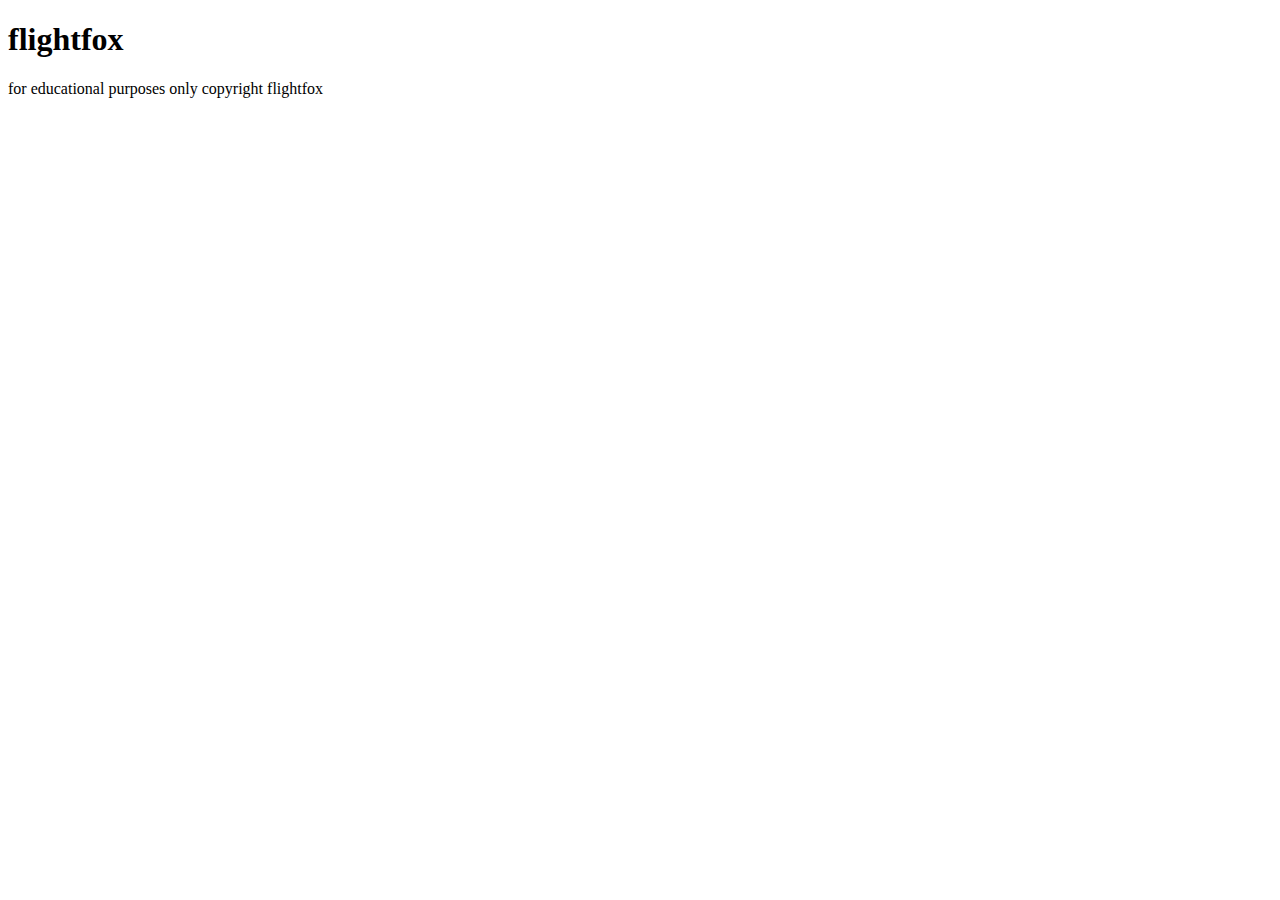
<file: README.html>
<!DOCTYPE html>
<html xmlns="http://www.w3.org/1999/xhtml" lang="en">
<head>
	<meta charset="utf-8"/>
</head>
<body>

<h1 id="flightfox">flightfox</h1>

<p>for educational purposes only
copyright flightfox</p>

</body>
</html>
</file>
<file: style-min.css>
html{font-size:16px;font-family:"Roboto", sans-serif}body{border-top:0.25em solid black;max-width:1440px;margin:0 auto}.header{display:-webkit-box;display:-ms-flexbox;display:flex;-webkit-box-pack:justify;-ms-flex-pack:justify;justify-content:space-between;padding:0 12.75rem;margin-top:1.7rem;-webkit-box-align:center;-ms-flex-align:center;align-items:center}.logo{max-width:4.7rem}.logo img{width:100%}.topMenu{display:-webkit-box;display:-ms-flexbox;display:flex}.topMenu li{padding:0 0 0 3.35rem;font-size:0.8rem}.topMenu a{color:#222222;text-decoration:none}.topMenu a:hover{color:#e7422e}h1{font-size:2.67rem;text-align:center;margin:5.1rem 0 0 0;color:#222222}.byline{max-width:38rem;text-align:center;margin:2rem auto 0 auto;line-height:1.6em;color:#444444}.byline strong{font-weight:500;color:#007ab8}.start{max-width:7.5rem;text-align:center;background-color:#df3f35;cursor:pointer;padding:1rem 3.1rem;margin:3.5rem auto 5.5rem auto}.start a{text-decoration:none;color:#ffffff;font-size:0.9rem}.start:hover{background-color:#222222}.features{display:-webkit-box;display:-ms-flexbox;display:flex;-webkit-box-orient:vertical;-webkit-box-direction:normal;-ms-flex-direction:column;flex-direction:column;padding:0 0 1.8rem 0}.row{display:-webkit-box;display:-ms-flexbox;display:flex;margin:0 auto;max-width:54.4rem;-webkit-box-pack:justify;-ms-flex-pack:justify;justify-content:space-between}.featuresBox{display:-webkit-box;display:-ms-flexbox;display:flex;width:45%;line-height:1.5rem;padding:0 0 3.7rem 0}.iconBox{max-width:2.8rem;max-height:2.8rem;padding:0 1.7rem 0 0}.iconBox svg{width:100%;height:100%}.contentTitle{color:#222222}.contentDescription{font-size:0.85rem;max-width:19rem;line-height:1.4rem;padding:1rem 0 0 0;color:#444444}.blackBox{background:-webkit-gradient(linear, left top, left bottom, from(#fff), color-stop(25%, #fff), color-stop(25%, #333), to(#333));background:linear-gradient(#fff 0%, #fff 25%, #333 25%, #333 100%);max-width:100%;height:41.95rem;display:-webkit-box;display:-ms-flexbox;display:flex;-webkit-box-orient:vertical;-webkit-box-direction:normal;-ms-flex-direction:column;flex-direction:column;-webkit-box-pack:justify;-ms-flex-pack:justify;justify-content:space-between;margin:0 auto}.computerDiv{width:100%;display:-webkit-box;display:-ms-flexbox;display:flex;-ms-flex-pack:distribute;justify-content:space-around;max-height:62.3%}.blackBox img{max-width:58%}.secondHeader{text-align:center;padding:0 0 7.1rem 0}.secondHeader h2{font-size:1.78rem;color:#e7e7e7}.secondHeader h3{color:#999999;padding:1.8rem 0 0 0}.how{text-align:center;font-size:1.8rem;padding:7.2rem 0 3.8rem 0;color:#222222}.bottomIcons{display:-webkit-box;display:-ms-flexbox;display:flex;margin:0 auto;-webkit-box-pack:space-evenly;-ms-flex-pack:space-evenly;justify-content:space-evenly;padding:0 0 2.6rem 0}.bottomHeaders{margin:0 auto;display:-webkit-box;display:-ms-flexbox;display:flex;-webkit-box-pack:space-evenly;-ms-flex-pack:space-evenly;justify-content:space-evenly;padding:0 0 1.4rem 0;text-align:center;max-width:93%}.bottomContent{display:-webkit-box;display:-ms-flexbox;display:flex;text-align:center;-webkit-box-pack:space-evenly;-ms-flex-pack:space-evenly;justify-content:space-evenly;max-width:87%;margin:0 auto;font-size:0.95rem}.bottomContent p{max-width:18.7rem;line-height:1.4rem}.iconHousing{max-width:4.5rem;max-height:4.5rem}.iconHousing svg{width:100%;height:100%}.iconHousing svg *{stroke:#444444;fill:#444444}.bottomHeaders{color:#222222}.bottomContent{color:#444444}.footerDiv{max-width:23%;margin:0 auto;padding:7.7rem 0 0 0;display:-webkit-box;display:-ms-flexbox;display:flex;-webkit-box-orient:vertical;-webkit-box-direction:normal;-ms-flex-direction:column;flex-direction:column}.bottomMenu{display:-webkit-box;display:-ms-flexbox;display:flex;-webkit-box-pack:space-evenly;-ms-flex-pack:space-evenly;justify-content:space-evenly;font-size:0.8rem}.footerDiv div{margin:0 auto;padding:0.7rem 0}.footerDiv div img{max-width:1.8rem}.footerBox{display:-webkit-box;display:-ms-flexbox;display:flex}.bottomSection{background:#f7f7f7}.line{width:1rem;background:-webkit-gradient(linear, left top, left bottom, from(#f7f7f7), color-stop(49%, #f7f7f7), color-stop(49%, #ececec), color-stop(51%, #ececec), color-stop(51%, #f7f7f7), to(#f7f7f7));background:linear-gradient(#f7f7f7 0%, #f7f7f7 49%, #ececec 49%, #ececec 51%, #f7f7f7 51%, #f7f7f7 100%)}.bottomMenu a{text-decoration:none;color:#222222}.bottomMenu a li:hover{color:#e7422e;text-decoration:none}.footerBox div g *{stroke:#dddddd;fill:#dddddd}.footerBox div a:hover g *{fill:#e7422e;stroke:#e7422e}.iconBox svg *{fill:#222222}
</file>
